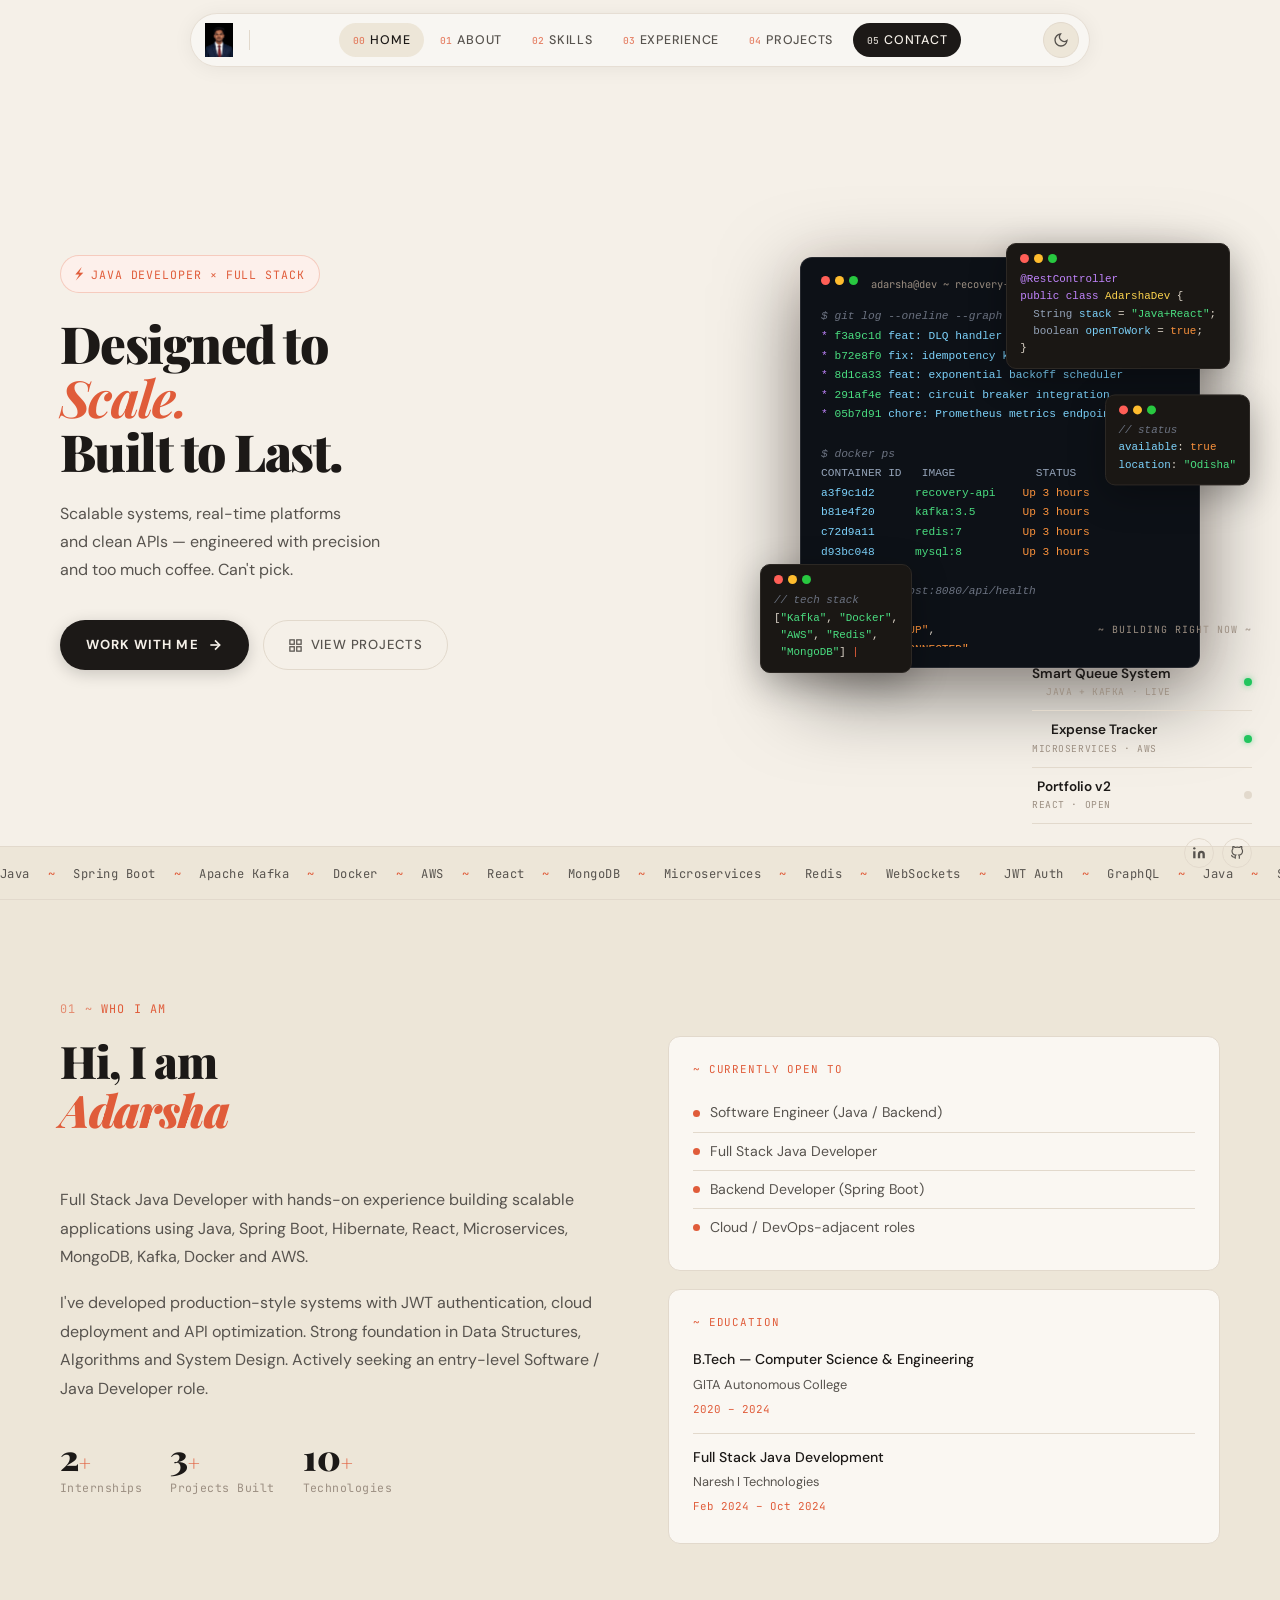
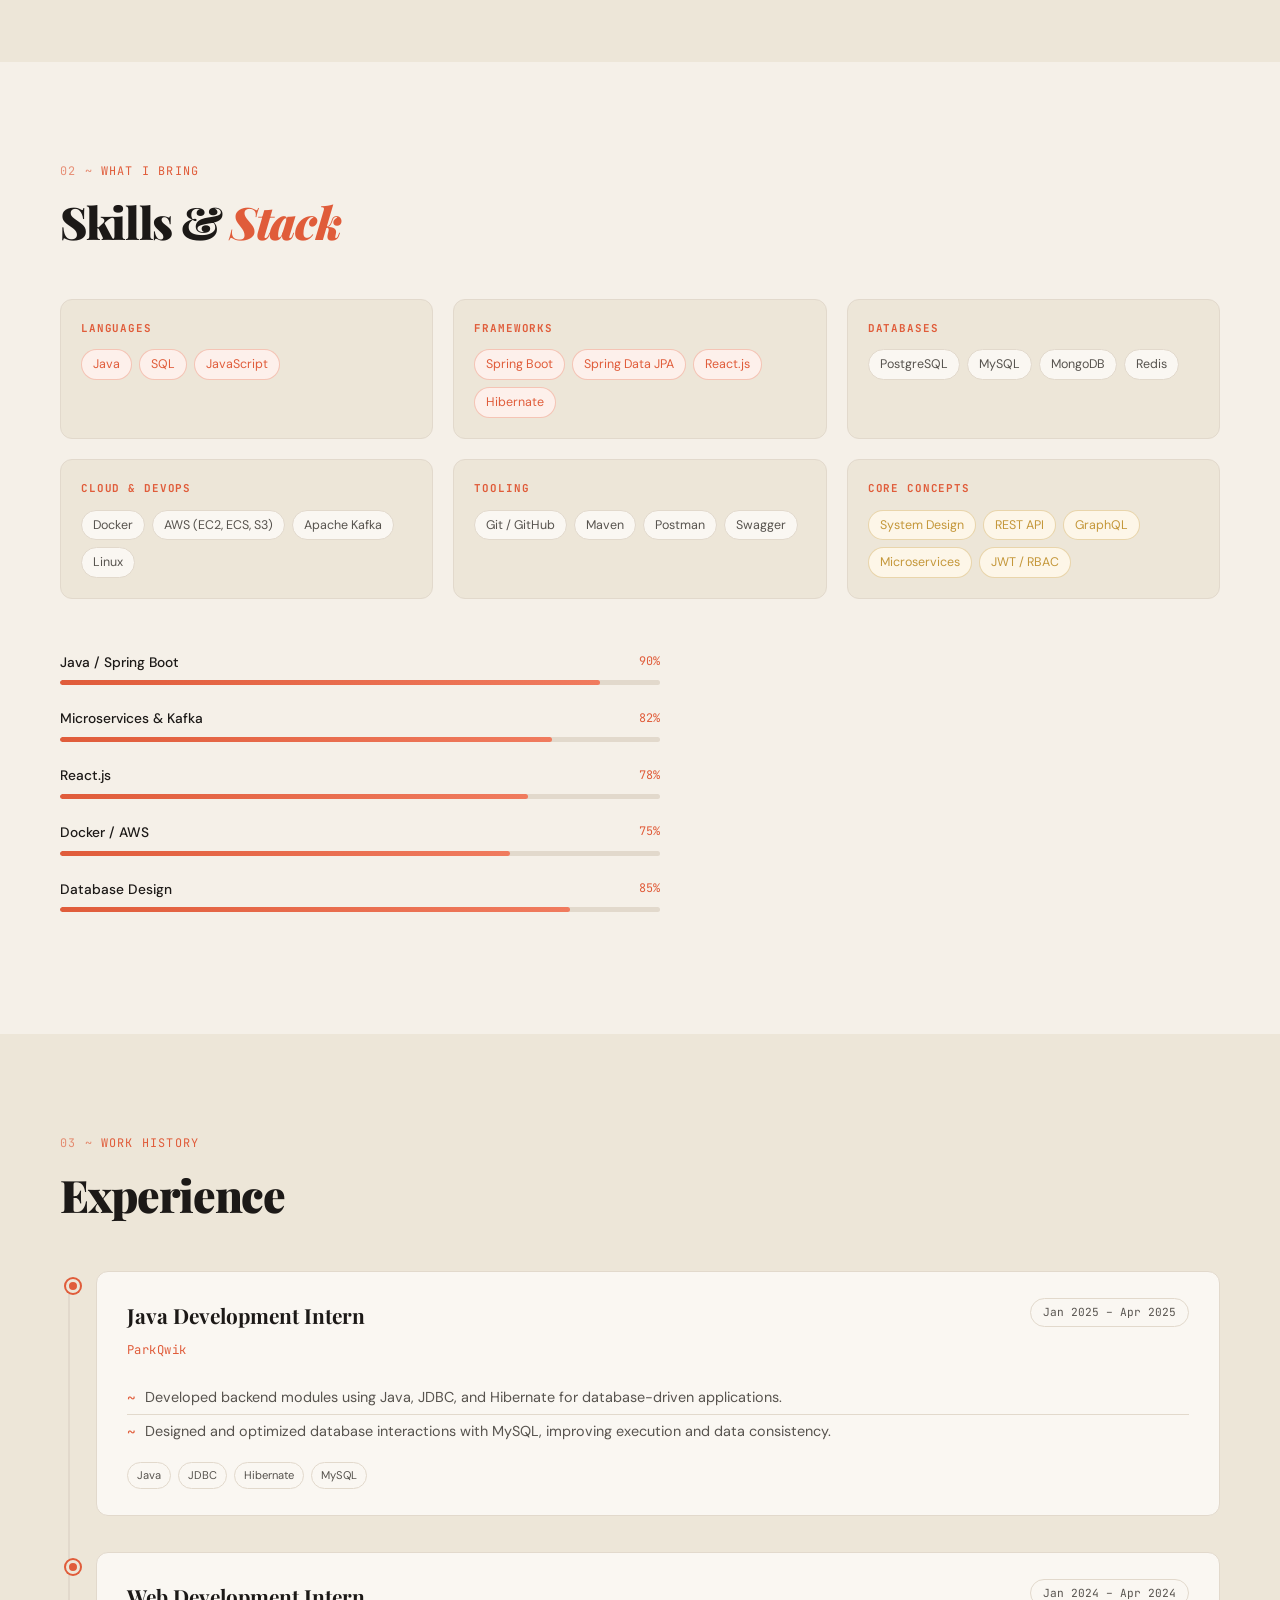
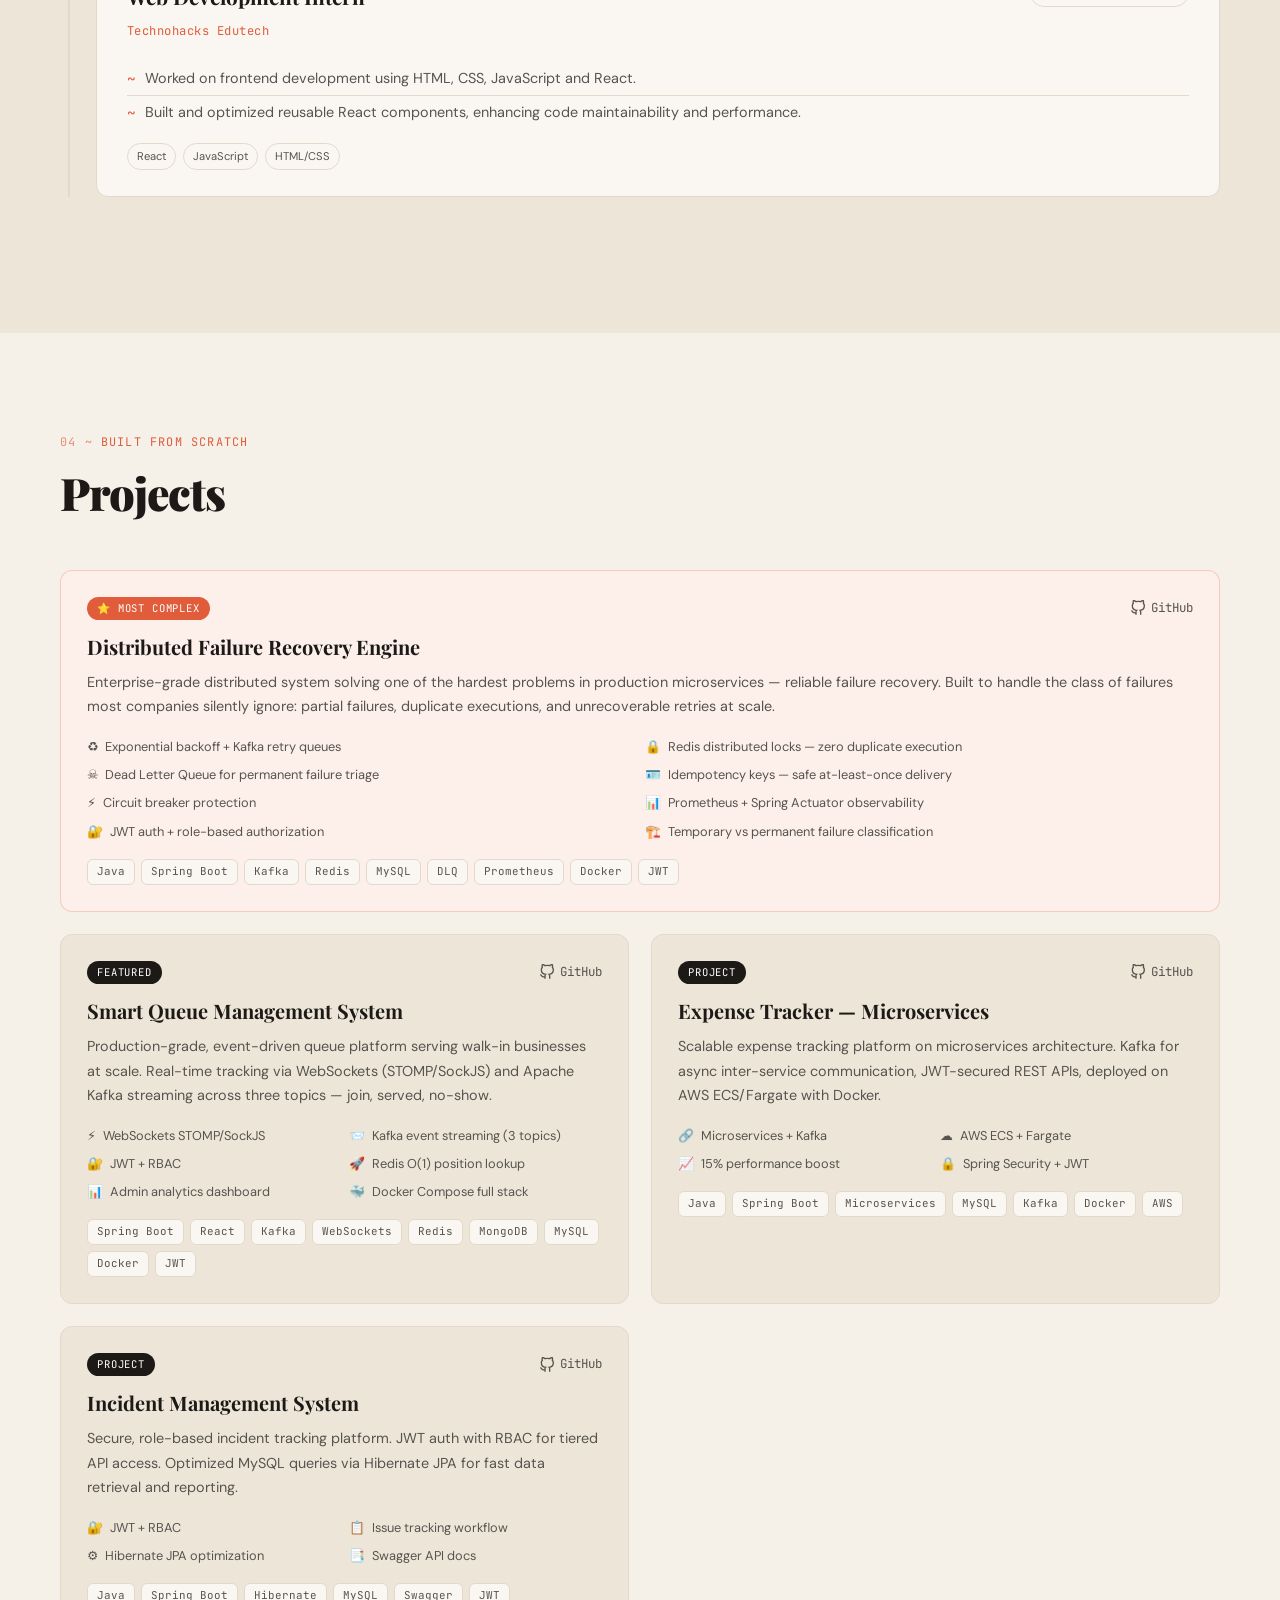
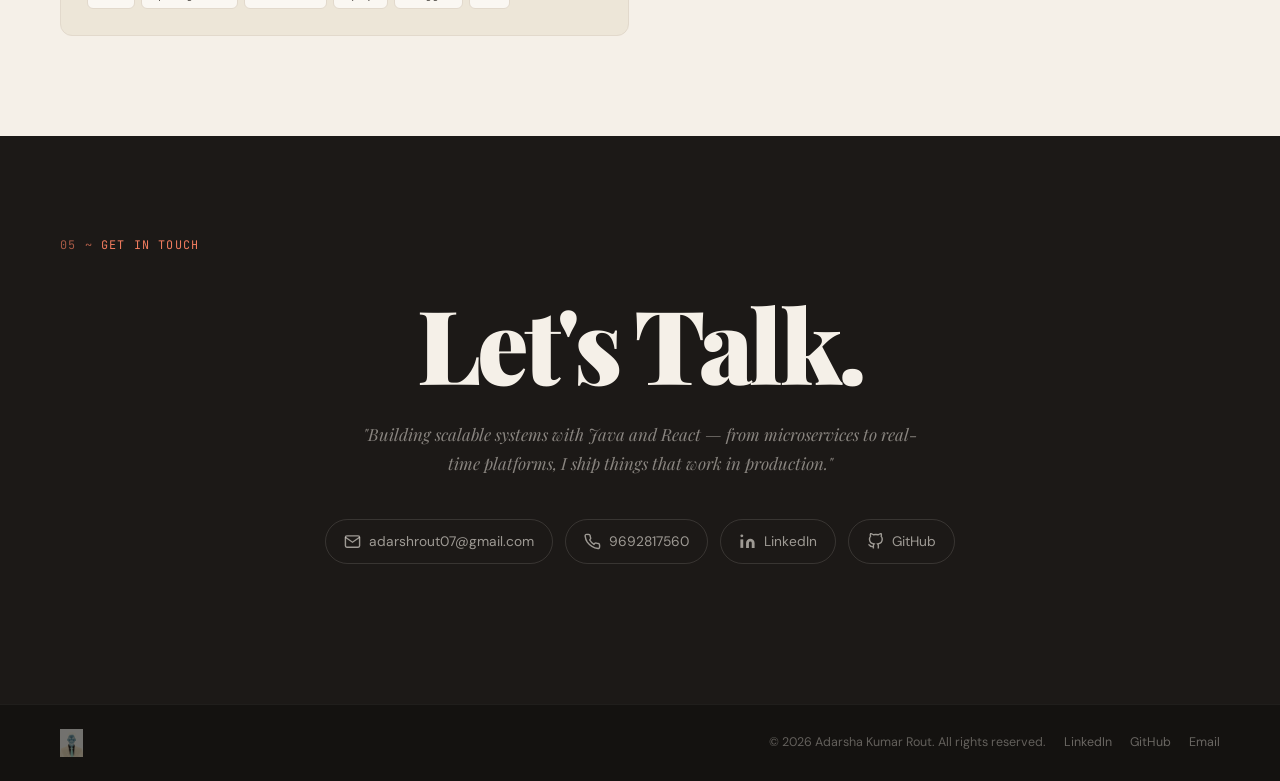
<file: index.html>
<!DOCTYPE html>
<html lang="en" data-theme="light">
<head>
  <meta charset="UTF-8" />
  <meta name="viewport" content="width=device-width, initial-scale=1.0" />
  <title>Adarsha Kumar Rout ~ Full Stack Java Developer</title>
  <link rel="preconnect" href="https://fonts.googleapis.com" />
  <link rel="preconnect" href="https://fonts.gstatic.com" crossorigin />
  <link href="https://fonts.googleapis.com/css2?family=Playfair+Display:ital,wght@0,400;0,700;0,900;1,400;1,700&family=DM+Sans:ital,opsz,wght@0,9..40,300;0,9..40,400;0,9..40,500;1,9..40,300&family=JetBrains+Mono:wght@400;500&display=swap" rel="stylesheet" />
  <link rel="stylesheet" href="styles.css" />
</head>
<body>

  <!-- ═══════════════ NAVBAR ═══════════════ -->
  <nav class="nav" id="navbar">
    <div class="nav-pill">
      <!-- Logo -->
      <a href="#" class="nav-logo">
        <img src="[data-uri]" alt="A" class="nav-logo-img" />
      </a>
      <!-- Links -->
      <div class="nav-links">
        <a href="#home"       class="nav-link active"><span class="nav-num">00</span>HOME</a>
        <a href="#about"      class="nav-link"><span class="nav-num">01</span>ABOUT</a>
        <a href="#skills"     class="nav-link"><span class="nav-num">02</span>SKILLS</a>
        <a href="#experience" class="nav-link"><span class="nav-num">03</span>EXPERIENCE</a>
        <a href="#projects"   class="nav-link"><span class="nav-num">04</span>PROJECTS</a>
        <a href="#contact"    class="nav-link nav-link--cta"><span class="nav-num">05</span>CONTACT</a>
      </div>
      <!-- Theme toggle -->
      <button class="theme-btn" id="themeToggle" aria-label="Toggle theme" title="Toggle dark mode">
        <svg class="icon-moon" width="16" height="16" viewBox="0 0 24 24" fill="none" stroke="currentColor" stroke-width="2"><path d="M21 12.79A9 9 0 1 1 11.21 3 7 7 0 0 0 21 12.79z"/></svg>
        <svg class="icon-sun" width="16" height="16" viewBox="0 0 24 24" fill="none" stroke="currentColor" stroke-width="2"><circle cx="12" cy="12" r="5"/><line x1="12" y1="1" x2="12" y2="3"/><line x1="12" y1="21" x2="12" y2="23"/><line x1="4.22" y1="4.22" x2="5.64" y2="5.64"/><line x1="18.36" y1="18.36" x2="19.78" y2="19.78"/><line x1="1" y1="12" x2="3" y2="12"/><line x1="21" y1="12" x2="23" y2="12"/><line x1="4.22" y1="19.78" x2="5.64" y2="18.36"/><line x1="18.36" y1="5.64" x2="19.78" y2="4.22"/></svg>
      </button>
      <!-- Mobile hamburger -->
      <button class="nav-hamburger" id="hamburger" aria-label="Toggle menu">
        <span></span><span></span><span></span>
      </button>
    </div>
    <!-- Mobile dropdown -->
    <div class="nav-mobile" id="navMobile">
      <a href="#home"       onclick="closeMenu()"><span class="nav-num">00</span>HOME</a>
      <a href="#about"      onclick="closeMenu()"><span class="nav-num">01</span>ABOUT</a>
      <a href="#skills"     onclick="closeMenu()"><span class="nav-num">02</span>SKILLS</a>
      <a href="#experience" onclick="closeMenu()"><span class="nav-num">03</span>EXPERIENCE</a>
      <a href="#projects"   onclick="closeMenu()"><span class="nav-num">04</span>PROJECTS</a>
      <a href="#contact"    onclick="closeMenu()"><span class="nav-num">05</span>CONTACT</a>
    </div>
  </nav>

  <!-- ═══════════════ HERO ═══════════════ -->
  <section class="hero" id="home">
    <div class="hero-inner">

      <!-- LEFT TEXT -->
      <div class="hero-left">
        <div class="hero-badge">
          <span class="hero-badge-icon">⚡</span>
          JAVA DEVELOPER × FULL STACK
        </div>
        <h1 class="hero-heading">
          Designed to<br />
          <em>Scale.</em><br />
          Built to Last.
        </h1>
        <p class="hero-sub">
          Scalable systems, real-time platforms<br />
          and clean APIs — engineered with precision<br />
          and too much coffee. Can't pick.
        </p>
        <div class="hero-actions">
          <a href="#contact" class="btn-primary">
            WORK WITH ME
            <svg width="16" height="16" viewBox="0 0 24 24" fill="none" stroke="currentColor" stroke-width="2.5"><line x1="5" y1="12" x2="19" y2="12"/><polyline points="12 5 19 12 12 19"/></svg>
          </a>
          <a href="#projects" class="btn-secondary">
            <svg width="15" height="15" viewBox="0 0 24 24" fill="none" stroke="currentColor" stroke-width="2"><rect x="3" y="3" width="7" height="7"/><rect x="14" y="3" width="7" height="7"/><rect x="14" y="14" width="7" height="7"/><rect x="3" y="14" width="7" height="7"/></svg>
            VIEW PROJECTS
          </a>
        </div>
      </div>

      <!-- HERO RIGHT — Animated terminal -->
      <div class="hero-center">
        <div class="hero-terminal-wrap">

          <!-- Main terminal window -->
          <div class="hero-terminal">
            <div class="cb-dots" style="margin-bottom:14px;">
              <span class="cb-dot r"></span><span class="cb-dot y"></span><span class="cb-dot g"></span>
              <span style="margin-left:8px;font-family:var(--f-mono);font-size:0.65rem;color:var(--ink-muted);">adarsha@dev ~ recovery-engine</span>
            </div>
            <pre class="cb-pre ht-lines">
<span class="cm">$ git log --oneline --graph</span>
<span class="kw">*</span> <span class="str">f3a9c1d</span> <span class="var">feat: DLQ handler with Redis lock</span>
<span class="kw">*</span> <span class="str">b72e8f0</span> <span class="var">fix: idempotency key collision</span>
<span class="kw">*</span> <span class="str">8d1ca33</span> <span class="var">feat: exponential backoff scheduler</span>
<span class="kw">*</span> <span class="str">291af4e</span> <span class="var">feat: circuit breaker integration</span>
<span class="kw">*</span> <span class="str">05b7d91</span> <span class="var">chore: Prometheus metrics endpoint</span>

<span class="cm">$ docker ps</span>
<span class="prop">CONTAINER ID   IMAGE            STATUS</span>
<span class="var">a3f9c1d2</span>      <span class="str">recovery-api</span>    <span class="bool">Up 3 hours</span>
<span class="var">b81e4f20</span>      <span class="str">kafka:3.5</span>       <span class="bool">Up 3 hours</span>
<span class="var">c72d9a11</span>      <span class="str">redis:7</span>         <span class="bool">Up 3 hours</span>
<span class="var">d93bc048</span>      <span class="str">mysql:8</span>         <span class="bool">Up 3 hours</span>

<span class="cm">$ curl localhost:8080/api/health</span>
<span class="kw">{</span>
  <span class="str">"status"</span>: <span class="bool">"UP"</span>,
  <span class="str">"kafka"</span>: <span class="bool">"CONNECTED"</span>,
  <span class="str">"redis"</span>: <span class="bool">"CONNECTED"</span>,
  <span class="str">"retryQueue"</span>: <span class="var">14</span>
<span class="kw">}</span>
<span class="cursor ht-cursor">█</span></pre>
          </div>

          <!-- Floating code blocks (kept exactly as before) -->
          <div class="code-block code-block--top">
            <div class="cb-dots"><span class="cb-dot r"></span><span class="cb-dot y"></span><span class="cb-dot g"></span></div>
            <pre class="cb-pre"><span class="kw">@RestController</span>
<span class="kw">public class</span> <span class="cls">AdarshaDev</span> {
  <span class="prop">String</span> <span class="var">stack</span> = <span class="str">"Java+React"</span>;
  <span class="prop">boolean</span> <span class="var">openToWork</span> = <span class="bool">true</span>;
}</pre>
          </div>
          <div class="code-block code-block--bottom">
            <div class="cb-dots"><span class="cb-dot r"></span><span class="cb-dot y"></span><span class="cb-dot g"></span></div>
            <pre class="cb-pre"><span class="cm">// tech stack</span>
[<span class="str">"Kafka"</span>, <span class="str">"Docker"</span>,
 <span class="str">"AWS"</span>, <span class="str">"Redis"</span>,
 <span class="str">"MongoDB"</span>] <span class="cursor">|</span></pre>
          </div>
          <div class="code-block code-block--right">
            <div class="cb-dots"><span class="cb-dot r"></span><span class="cb-dot y"></span><span class="cb-dot g"></span></div>
            <pre class="cb-pre"><span class="cm">// status</span>
<span class="var">available</span>: <span class="bool">true</span>
<span class="var">location</span>: <span class="str">"Odisha"</span></pre>
          </div>
        </div>
      </div>
    </div><!-- end hero-inner -->


    <!-- Ticker -->
    <div class="hero-ticker">
      <div class="ticker-track">
        <span>Java</span><span class="t-sep">~</span><span>Spring Boot</span><span class="t-sep">~</span><span>Apache Kafka</span><span class="t-sep">~</span><span>Docker</span><span class="t-sep">~</span><span>AWS</span><span class="t-sep">~</span><span>React</span><span class="t-sep">~</span><span>MongoDB</span><span class="t-sep">~</span><span>Microservices</span><span class="t-sep">~</span><span>Redis</span><span class="t-sep">~</span><span>WebSockets</span><span class="t-sep">~</span><span>JWT Auth</span><span class="t-sep">~</span><span>GraphQL</span><span class="t-sep">~</span>
        <span>Java</span><span class="t-sep">~</span><span>Spring Boot</span><span class="t-sep">~</span><span>Apache Kafka</span><span class="t-sep">~</span><span>Docker</span><span class="t-sep">~</span><span>AWS</span><span class="t-sep">~</span><span>React</span><span class="t-sep">~</span><span>MongoDB</span><span class="t-sep">~</span><span>Microservices</span><span class="t-sep">~</span><span>Redis</span><span class="t-sep">~</span><span>WebSockets</span><span class="t-sep">~</span><span>JWT Auth</span><span class="t-sep">~</span><span>GraphQL</span><span class="t-sep">~</span>
      </div>
    </div>
  </section>

  <!-- ═══════════════ ABOUT ═══════════════ -->
  <section class="section about" id="about">
    <div class="section-inner">
      <div class="section-label"><span class="sec-num">01 ~</span> Who I Am</div>
      <div class="about-grid">
        <div class="about-left">
          <h2 class="section-heading">Hi, I am<br /><em>Adarsha</em></h2>
          <p class="about-text">Full Stack Java Developer with hands-on experience building scalable applications using Java, Spring Boot, Hibernate, React, Microservices, MongoDB, Kafka, Docker and AWS.</p>
          <p class="about-text">I've developed production-style systems with JWT authentication, cloud deployment and API optimization. Strong foundation in Data Structures, Algorithms and System Design. Actively seeking an entry-level Software / Java Developer role.</p>
          <div class="about-stats">
            <div class="stat"><span class="stat-n">2<span class="sp">+</span></span><span class="stat-l">Internships</span></div>
            <div class="stat"><span class="stat-n">3<span class="sp">+</span></span><span class="stat-l">Projects Built</span></div>
            <div class="stat"><span class="stat-n">10<span class="sp">+</span></span><span class="stat-l">Technologies</span></div>
          </div>
        </div>
        <div class="about-right">
          <div class="about-card">
            <div class="card-label">~ Currently Open To</div>
            <div class="role-list">
              <div class="role-item"><span class="rdot"></span><span>Software Engineer (Java / Backend)</span></div>
              <div class="role-item"><span class="rdot"></span><span>Full Stack Java Developer</span></div>
              <div class="role-item"><span class="rdot"></span><span>Backend Developer (Spring Boot)</span></div>
              <div class="role-item"><span class="rdot"></span><span>Cloud / DevOps-adjacent roles</span></div>
            </div>
          </div>
          <div class="about-card">
            <div class="card-label">~ Education</div>
            <div class="edu-item"><span class="edu-deg">B.Tech — Computer Science &amp; Engineering</span><span class="edu-sch">GITA Autonomous College</span><span class="edu-yr">2020 – 2024</span></div>
            <div class="edu-div"></div>
            <div class="edu-item"><span class="edu-deg">Full Stack Java Development</span><span class="edu-sch">Naresh I Technologies</span><span class="edu-yr">Feb 2024 – Oct 2024</span></div>
          </div>
        </div>
      </div>
    </div>
  </section>

  <!-- ═══════════════ SKILLS ═══════════════ -->
  <section class="section skills-sec" id="skills">
    <div class="section-inner">
      <div class="section-label"><span class="sec-num">02 ~</span> What I Bring</div>
      <h2 class="section-heading">Skills &amp; <em>Stack</em></h2>
      <div class="skills-grid">
        <div class="skill-cat"><h3 class="scat-title">Languages</h3><div class="stags"><span class="stag stag--p">Java</span><span class="stag stag--p">SQL</span><span class="stag stag--p">JavaScript</span></div></div>
        <div class="skill-cat"><h3 class="scat-title">Frameworks</h3><div class="stags"><span class="stag stag--p">Spring Boot</span><span class="stag stag--p">Spring Data JPA</span><span class="stag stag--p">React.js</span><span class="stag stag--p">Hibernate</span></div></div>
        <div class="skill-cat"><h3 class="scat-title">Databases</h3><div class="stags"><span class="stag">PostgreSQL</span><span class="stag">MySQL</span><span class="stag">MongoDB</span><span class="stag">Redis</span></div></div>
        <div class="skill-cat"><h3 class="scat-title">Cloud &amp; DevOps</h3><div class="stags"><span class="stag">Docker</span><span class="stag">AWS (EC2, ECS, S3)</span><span class="stag">Apache Kafka</span><span class="stag">Linux</span></div></div>
        <div class="skill-cat"><h3 class="scat-title">Tooling</h3><div class="stags"><span class="stag">Git / GitHub</span><span class="stag">Maven</span><span class="stag">Postman</span><span class="stag">Swagger</span></div></div>
        <div class="skill-cat"><h3 class="scat-title">Core Concepts</h3><div class="stags"><span class="stag stag--g">System Design</span><span class="stag stag--g">REST API</span><span class="stag stag--g">GraphQL</span><span class="stag stag--g">Microservices</span><span class="stag stag--g">JWT / RBAC</span></div></div>
      </div>
      <div class="bars">
        <div class="bar-row reveal"><div class="bar-hd"><span class="bar-lb">Java / Spring Boot</span><span class="bar-pc">90%</span></div><div class="bar-track"><div class="bar-fill" data-pct="90"></div></div></div>
        <div class="bar-row reveal"><div class="bar-hd"><span class="bar-lb">Microservices &amp; Kafka</span><span class="bar-pc">82%</span></div><div class="bar-track"><div class="bar-fill" data-pct="82"></div></div></div>
        <div class="bar-row reveal"><div class="bar-hd"><span class="bar-lb">React.js</span><span class="bar-pc">78%</span></div><div class="bar-track"><div class="bar-fill" data-pct="78"></div></div></div>
        <div class="bar-row reveal"><div class="bar-hd"><span class="bar-lb">Docker / AWS</span><span class="bar-pc">75%</span></div><div class="bar-track"><div class="bar-fill" data-pct="75"></div></div></div>
        <div class="bar-row reveal"><div class="bar-hd"><span class="bar-lb">Database Design</span><span class="bar-pc">85%</span></div><div class="bar-track"><div class="bar-fill" data-pct="85"></div></div></div>
      </div>
    </div>
  </section>

  <!-- ═══════════════ EXPERIENCE ═══════════════ -->
  <section class="section exp-sec" id="experience">
    <div class="section-inner">
      <div class="section-label"><span class="sec-num">03 ~</span> Work History</div>
      <h2 class="section-heading">Experience</h2>
      <div class="timeline">
        <div class="tl-item reveal">
          <div class="tl-dot"></div>
          <div class="tl-card">
            <div class="tl-hd">
              <div><h3 class="tl-role">Java Development Intern</h3><span class="tl-co">ParkQwik</span></div>
              <span class="tl-date">Jan 2025 – Apr 2025</span>
            </div>
            <ul class="tl-bullets">
              <li>Developed backend modules using Java, JDBC, and Hibernate for database-driven applications.</li>
              <li>Designed and optimized database interactions with MySQL, improving execution and data consistency.</li>
            </ul>
            <div class="tl-tags"><span class="stag stag--sm">Java</span><span class="stag stag--sm">JDBC</span><span class="stag stag--sm">Hibernate</span><span class="stag stag--sm">MySQL</span></div>
          </div>
        </div>
        <div class="tl-item reveal">
          <div class="tl-dot"></div>
          <div class="tl-card">
            <div class="tl-hd">
              <div><h3 class="tl-role">Web Development Intern</h3><span class="tl-co">Technohacks Edutech</span></div>
              <span class="tl-date">Jan 2024 – Apr 2024</span>
            </div>
            <ul class="tl-bullets">
              <li>Worked on frontend development using HTML, CSS, JavaScript and React.</li>
              <li>Built and optimized reusable React components, enhancing code maintainability and performance.</li>
            </ul>
            <div class="tl-tags"><span class="stag stag--sm">React</span><span class="stag stag--sm">JavaScript</span><span class="stag stag--sm">HTML/CSS</span></div>
          </div>
        </div>
      </div>
    </div>
  </section>

  <!-- ═══════════════ PROJECTS ═══════════════ -->
  <section class="section proj-sec" id="projects">
    <div class="section-inner">
      <div class="section-label"><span class="sec-num">04 ~</span> Built From Scratch</div>
      <h2 class="section-heading">Projects</h2>
      <div class="proj-grid">

        <div class="proj-card proj-card--feat reveal">
          <div class="proj-hd"><span class="proj-badge">⭐ Most Complex</span><a href="https://github.com/adarshkumarrout" target="_blank" class="proj-gh"><svg width="16" height="16" viewBox="0 0 24 24" fill="none" stroke="currentColor" stroke-width="2"><path d="M9 19c-5 1.5-5-2.5-7-3m14 6v-3.87a3.37 3.37 0 0 0-.94-2.61c3.14-.35 6.44-1.54 6.44-7A5.44 5.44 0 0 0 20 4.77 5.07 5.07 0 0 0 19.91 1S18.73.65 16 2.48a13.38 13.38 0 0 0-7 0C6.27.65 5.09 1 5.09 1A5.07 5.07 0 0 0 5 4.77a5.44 5.44 0 0 0-1.5 3.78c0 5.42 3.3 6.61 6.44 7A3.37 3.37 0 0 0 9 18.13V22"/></svg> GitHub</a></div>
          <h3 class="proj-title">Distributed Failure Recovery Engine</h3>
          <p class="proj-desc">Enterprise-grade distributed system solving one of the hardest problems in production microservices — reliable failure recovery. Built to handle the class of failures most companies silently ignore: partial failures, duplicate executions, and unrecoverable retries at scale.</p>
          <div class="proj-hi">
            <div class="hi"><span>♻️</span><span>Exponential backoff + Kafka retry queues</span></div>
            <div class="hi"><span>🔒</span><span>Redis distributed locks — zero duplicate execution</span></div>
            <div class="hi"><span>☠️</span><span>Dead Letter Queue for permanent failure triage</span></div>
            <div class="hi"><span>🪪</span><span>Idempotency keys — safe at-least-once delivery</span></div>
            <div class="hi"><span>⚡</span><span>Circuit breaker protection</span></div>
            <div class="hi"><span>📊</span><span>Prometheus + Spring Actuator observability</span></div>
            <div class="hi"><span>🔐</span><span>JWT auth + role-based authorization</span></div>
            <div class="hi"><span>🏗️</span><span>Temporary vs permanent failure classification</span></div>
          </div>
          <div class="proj-tech"><span class="tech">Java</span><span class="tech">Spring Boot</span><span class="tech">Kafka</span><span class="tech">Redis</span><span class="tech">MySQL</span><span class="tech">DLQ</span><span class="tech">Prometheus</span><span class="tech">Docker</span><span class="tech">JWT</span></div>
        </div>

        <div class="proj-card reveal">
          <div class="proj-hd"><span class="proj-badge proj-badge--sec">Featured</span><a href="https://github.com/adarshkumarrout" target="_blank" class="proj-gh"><svg width="16" height="16" viewBox="0 0 24 24" fill="none" stroke="currentColor" stroke-width="2"><path d="M9 19c-5 1.5-5-2.5-7-3m14 6v-3.87a3.37 3.37 0 0 0-.94-2.61c3.14-.35 6.44-1.54 6.44-7A5.44 5.44 0 0 0 20 4.77 5.07 5.07 0 0 0 19.91 1S18.73.65 16 2.48a13.38 13.38 0 0 0-7 0C6.27.65 5.09 1 5.09 1A5.07 5.07 0 0 0 5 4.77a5.44 5.44 0 0 0-1.5 3.78c0 5.42 3.3 6.61 6.44 7A3.37 3.37 0 0 0 9 18.13V22"/></svg> GitHub</a></div>
          <h3 class="proj-title">Smart Queue Management System</h3>
          <p class="proj-desc">Production-grade, event-driven queue platform serving walk-in businesses at scale. Real-time tracking via WebSockets (STOMP/SockJS) and Apache Kafka streaming across three topics — join, served, no-show.</p>
          <div class="proj-hi"><div class="hi"><span>⚡</span><span>WebSockets STOMP/SockJS</span></div><div class="hi"><span>📨</span><span>Kafka event streaming (3 topics)</span></div><div class="hi"><span>🔐</span><span>JWT + RBAC</span></div><div class="hi"><span>🚀</span><span>Redis O(1) position lookup</span></div><div class="hi"><span>📊</span><span>Admin analytics dashboard</span></div><div class="hi"><span>🐳</span><span>Docker Compose full stack</span></div></div>
          <div class="proj-tech"><span class="tech">Spring Boot</span><span class="tech">React</span><span class="tech">Kafka</span><span class="tech">WebSockets</span><span class="tech">Redis</span><span class="tech">MongoDB</span><span class="tech">MySQL</span><span class="tech">Docker</span><span class="tech">JWT</span></div>
        </div>

        <div class="proj-card reveal">
          <div class="proj-hd"><span class="proj-badge proj-badge--sec">Project</span><a href="https://github.com/adarshkumarrout" target="_blank" class="proj-gh"><svg width="16" height="16" viewBox="0 0 24 24" fill="none" stroke="currentColor" stroke-width="2"><path d="M9 19c-5 1.5-5-2.5-7-3m14 6v-3.87a3.37 3.37 0 0 0-.94-2.61c3.14-.35 6.44-1.54 6.44-7A5.44 5.44 0 0 0 20 4.77 5.07 5.07 0 0 0 19.91 1S18.73.65 16 2.48a13.38 13.38 0 0 0-7 0C6.27.65 5.09 1 5.09 1A5.07 5.07 0 0 0 5 4.77a5.44 5.44 0 0 0-1.5 3.78c0 5.42 3.3 6.61 6.44 7A3.37 3.37 0 0 0 9 18.13V22"/></svg> GitHub</a></div>
          <h3 class="proj-title">Expense Tracker — Microservices</h3>
          <p class="proj-desc">Scalable expense tracking platform on microservices architecture. Kafka for async inter-service communication, JWT-secured REST APIs, deployed on AWS ECS/Fargate with Docker.</p>
          <div class="proj-hi"><div class="hi"><span>🔗</span><span>Microservices + Kafka</span></div><div class="hi"><span>☁️</span><span>AWS ECS + Fargate</span></div><div class="hi"><span>📈</span><span>15% performance boost</span></div><div class="hi"><span>🔒</span><span>Spring Security + JWT</span></div></div>
          <div class="proj-tech"><span class="tech">Java</span><span class="tech">Spring Boot</span><span class="tech">Microservices</span><span class="tech">MySQL</span><span class="tech">Kafka</span><span class="tech">Docker</span><span class="tech">AWS</span></div>
        </div>

        <div class="proj-card reveal">
          <div class="proj-hd"><span class="proj-badge proj-badge--sec">Project</span><a href="https://github.com/adarshkumarrout" target="_blank" class="proj-gh"><svg width="16" height="16" viewBox="0 0 24 24" fill="none" stroke="currentColor" stroke-width="2"><path d="M9 19c-5 1.5-5-2.5-7-3m14 6v-3.87a3.37 3.37 0 0 0-.94-2.61c3.14-.35 6.44-1.54 6.44-7A5.44 5.44 0 0 0 20 4.77 5.07 5.07 0 0 0 19.91 1S18.73.65 16 2.48a13.38 13.38 0 0 0-7 0C6.27.65 5.09 1 5.09 1A5.07 5.07 0 0 0 5 4.77a5.44 5.44 0 0 0-1.5 3.78c0 5.42 3.3 6.61 6.44 7A3.37 3.37 0 0 0 9 18.13V22"/></svg> GitHub</a></div>
          <h3 class="proj-title">Incident Management System</h3>
          <p class="proj-desc">Secure, role-based incident tracking platform. JWT auth with RBAC for tiered API access. Optimized MySQL queries via Hibernate JPA for fast data retrieval and reporting.</p>
          <div class="proj-hi"><div class="hi"><span>🔐</span><span>JWT + RBAC</span></div><div class="hi"><span>📋</span><span>Issue tracking workflow</span></div><div class="hi"><span>⚙️</span><span>Hibernate JPA optimization</span></div><div class="hi"><span>📑</span><span>Swagger API docs</span></div></div>
          <div class="proj-tech"><span class="tech">Java</span><span class="tech">Spring Boot</span><span class="tech">Hibernate</span><span class="tech">MySQL</span><span class="tech">Swagger</span><span class="tech">JWT</span></div>
        </div>

      </div>
    </div>
  </section>

  <!-- ═══════════════ CONTACT ═══════════════ -->
  <section class="section contact-sec" id="contact">
    <div class="section-inner">
      <div class="section-label"><span class="sec-num">05 ~</span> Get In Touch</div>
      <div class="contact-wrap">
        <h2 class="contact-h"><a href="mailto:adarshrout07@gmail.com" class="contact-link">Let's Talk.</a></h2>
        <p class="contact-sub">"Building scalable systems with Java and React — from microservices to real-time platforms, I ship things that work in production."</p>
        <div class="contact-details">
          <a href="mailto:adarshrout07@gmail.com" class="cd"><svg width="17" height="17" viewBox="0 0 24 24" fill="none" stroke="currentColor" stroke-width="2"><path d="M4 4h16c1.1 0 2 .9 2 2v12c0 1.1-.9 2-2 2H4c-1.1 0-2-.9-2-2V6c0-1.1.9-2 2-2z"/><polyline points="22,6 12,13 2,6"/></svg>adarshrout07@gmail.com</a>
          <a href="tel:9692817560" class="cd"><svg width="17" height="17" viewBox="0 0 24 24" fill="none" stroke="currentColor" stroke-width="2"><path d="M22 16.92v3a2 2 0 0 1-2.18 2 19.79 19.79 0 0 1-8.63-3.07A19.5 19.5 0 0 1 4.69 13a19.79 19.79 0 0 1-3.07-8.67A2 2 0 0 1 3.6 2h3a2 2 0 0 1 2 1.72 12.84 12.84 0 0 0 .7 2.81 2 2 0 0 1-.45 2.11L8.09 9.91a16 16 0 0 0 6 6l1.27-1.27a2 2 0 0 1 2.11-.45 12.84 12.84 0 0 0 2.81.7A2 2 0 0 1 22 16.92z"/></svg>9692817560</a>
          <a href="https://www.linkedin.com/in/adarsharout/" target="_blank" class="cd"><svg width="17" height="17" viewBox="0 0 24 24" fill="currentColor"><path d="M16 8a6 6 0 0 1 6 6v7h-4v-7a2 2 0 0 0-4 0v7h-4v-7a6 6 0 0 1 6-6z"/><rect x="2" y="9" width="4" height="12"/><circle cx="4" cy="4" r="2"/></svg>LinkedIn</a>
          <a href="https://github.com/adarshkumarrout" target="_blank" class="cd"><svg width="17" height="17" viewBox="0 0 24 24" fill="none" stroke="currentColor" stroke-width="2"><path d="M9 19c-5 1.5-5-2.5-7-3m14 6v-3.87a3.37 3.37 0 0 0-.94-2.61c3.14-.35 6.44-1.54 6.44-7A5.44 5.44 0 0 0 20 4.77 5.07 5.07 0 0 0 19.91 1S18.73.65 16 2.48a13.38 13.38 0 0 0-7 0C6.27.65 5.09 1 5.09 1A5.07 5.07 0 0 0 5 4.77a5.44 5.44 0 0 0-1.5 3.78c0 5.42 3.3 6.61 6.44 7A3.37 3.37 0 0 0 9 18.13V22"/></svg>GitHub</a>
        </div>
      </div>
    </div>
  </section>

  <!-- ═══════════════ FOOTER ═══════════════ -->
  <footer class="footer">
    <div class="footer-inner">
      <img src="[data-uri]" alt="A" class="footer-logo" />
      <p class="footer-copy">© 2026 Adarsha Kumar Rout. All rights reserved.</p>
      <div class="footer-links">
        <a href="https://www.linkedin.com/in/adarsharout/" target="_blank">LinkedIn</a>
        <a href="https://github.com/adarshkumarrout" target="_blank">GitHub</a>
        <a href="mailto:adarshrout07@gmail.com">Email</a>
      </div>
    </div>
  </footer>


  <!-- ═══════════════ BUILDING RIGHT NOW (fixed bottom-right) ═══════════════ -->
  <div class="building-now" id="buildingNow">
    <div class="bn-inner">
    <p class="bn-label">~ BUILDING RIGHT NOW ~</p>
    <div class="bn-item">
      <div class="bn-item-text">
        <span class="bn-title">Smart Queue System</span>
        <span class="bn-sub">JAVA + KAFKA · LIVE</span>
      </div>
      <span class="bn-dot active"></span>
    </div>
    <div class="bn-item">
      <div class="bn-item-text">
        <span class="bn-title">Expense Tracker</span>
        <span class="bn-sub">MICROSERVICES · AWS</span>
      </div>
      <span class="bn-dot active"></span>
    </div>
    <div class="bn-item">
      <div class="bn-item-text">
        <span class="bn-title">Portfolio v2</span>
        <span class="bn-sub">REACT · OPEN</span>
      </div>
      <span class="bn-dot"></span>
    </div>
    <div class="bn-socials">
      <a href="https://www.linkedin.com/in/adarsharout/" target="_blank" rel="noopener" class="bn-social">
        <svg width="14" height="14" viewBox="0 0 24 24" fill="currentColor"><path d="M16 8a6 6 0 0 1 6 6v7h-4v-7a2 2 0 0 0-4 0v7h-4v-7a6 6 0 0 1 6-6z"/><rect x="2" y="9" width="4" height="12"/><circle cx="4" cy="4" r="2"/></svg>
      </a>
      <a href="https://github.com/adarshkumarrout" target="_blank" rel="noopener" class="bn-social">
        <svg width="14" height="14" viewBox="0 0 24 24" fill="none" stroke="currentColor" stroke-width="2"><path d="M9 19c-5 1.5-5-2.5-7-3m14 6v-3.87a3.37 3.37 0 0 0-.94-2.61c3.14-.35 6.44-1.54 6.44-7A5.44 5.44 0 0 0 20 4.77 5.07 5.07 0 0 0 19.91 1S18.73.65 16 2.48a13.38 13.38 0 0 0-7 0C6.27.65 5.09 1 5.09 1A5.07 5.07 0 0 0 5 4.77a5.44 5.44 0 0 0-1.5 3.78c0 5.42 3.3 6.61 6.44 7A3.37 3.37 0 0 0 9 18.13V22"/></svg>
      </a>
    </div>
    </div><!-- end bn-inner -->
  </div>

  <script src="main.js"></script>
</body>
</html>
</file>
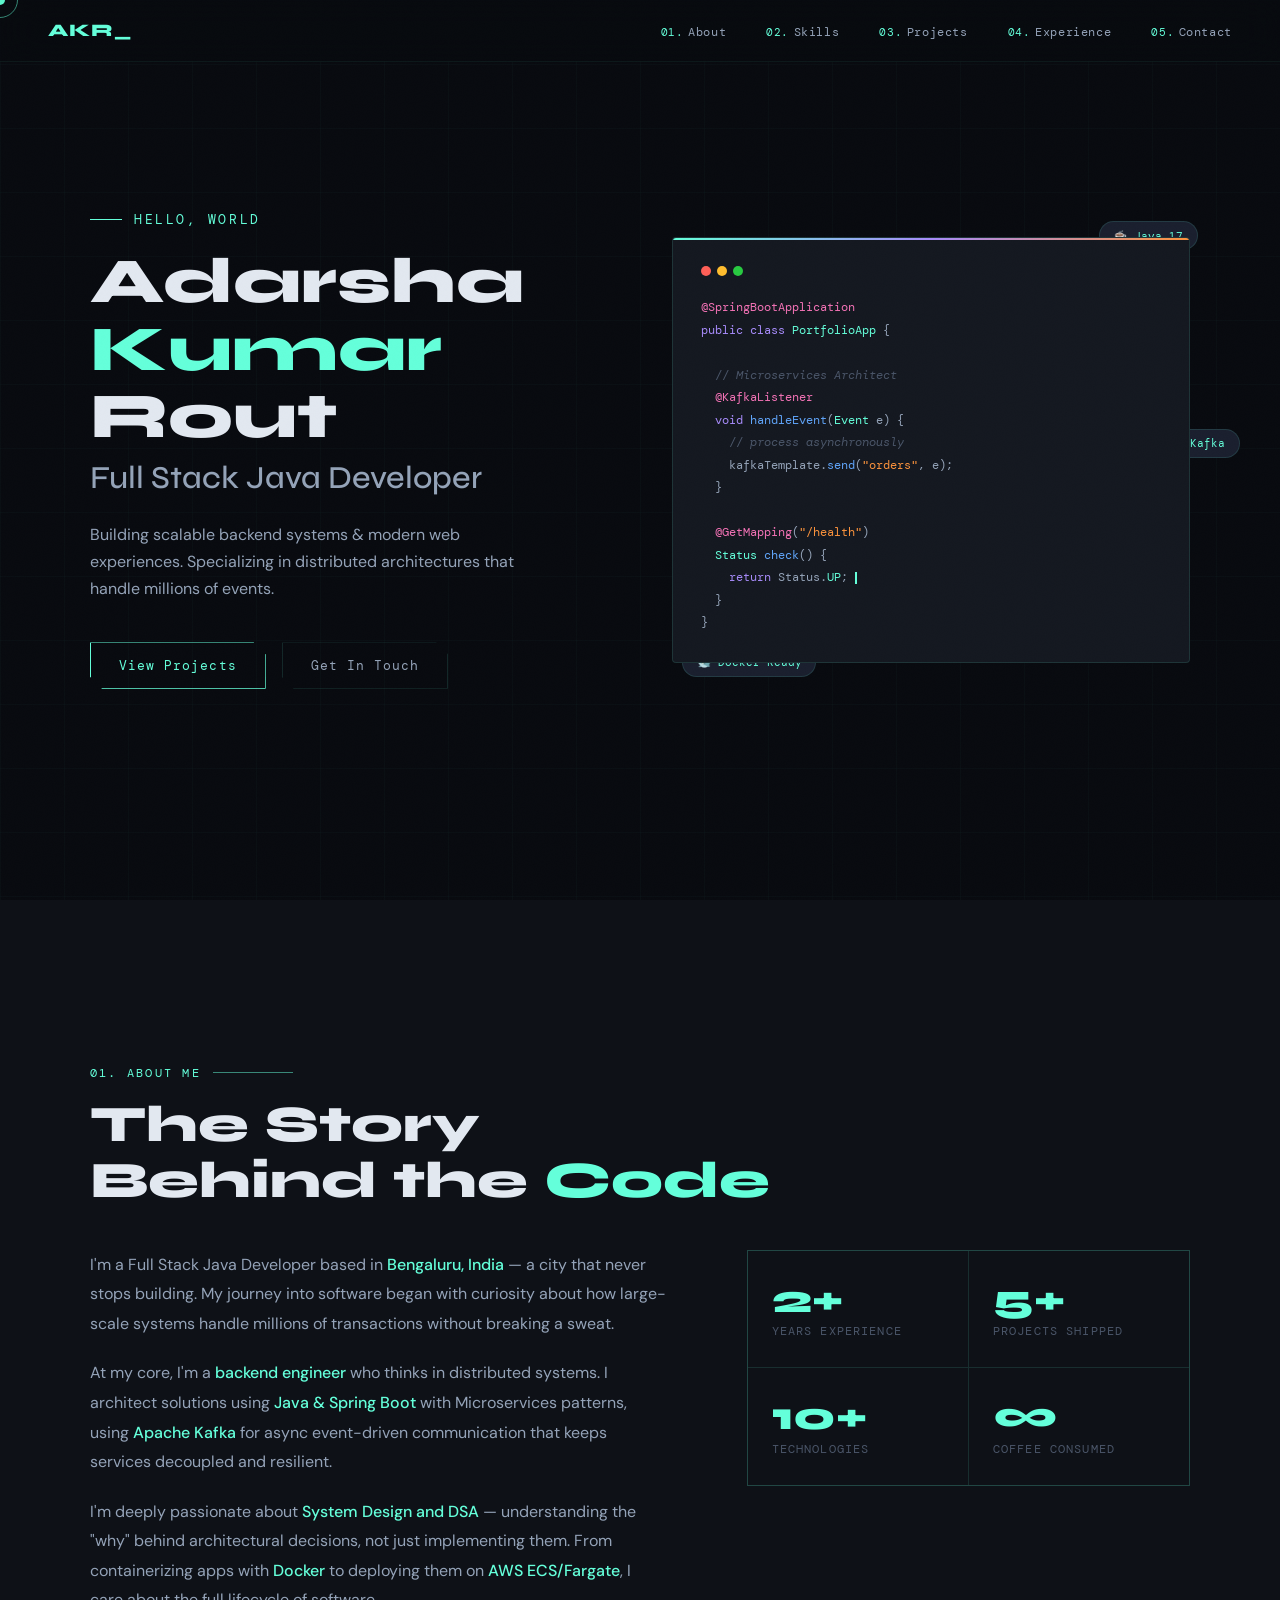
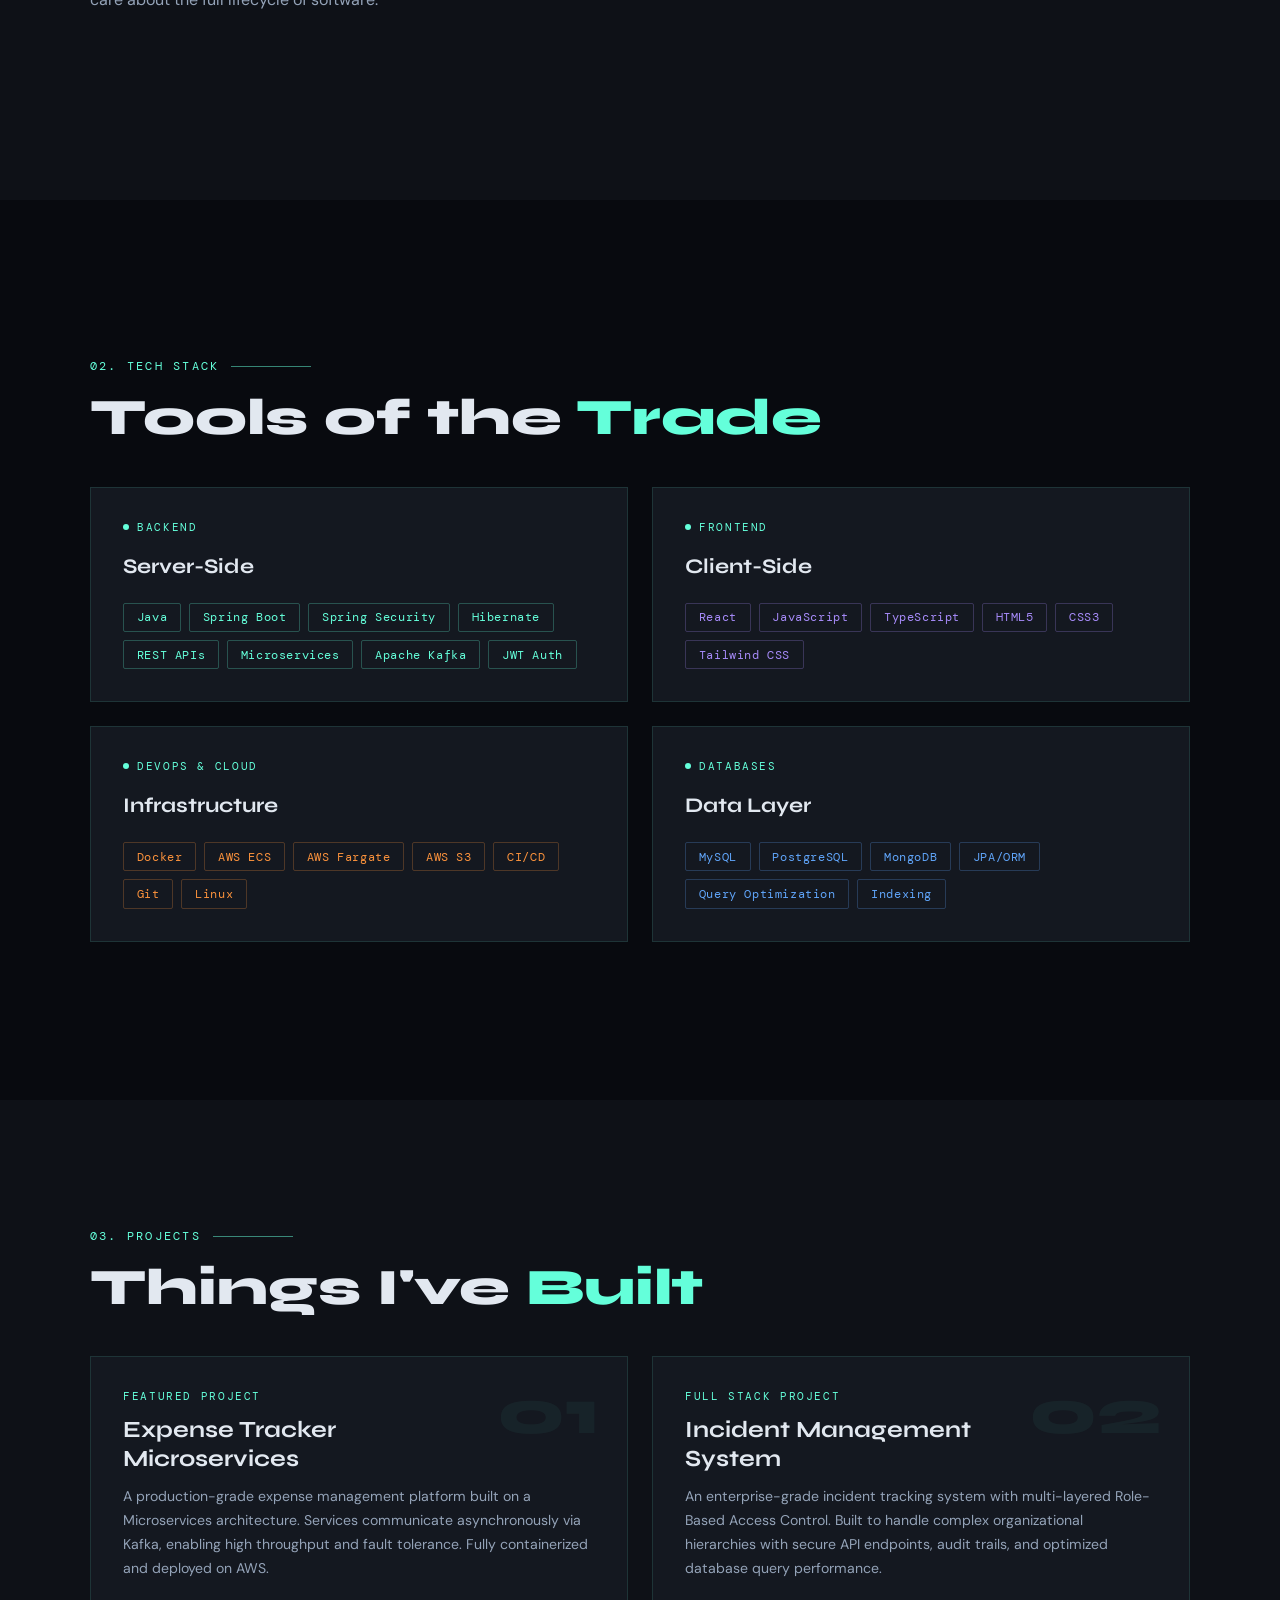
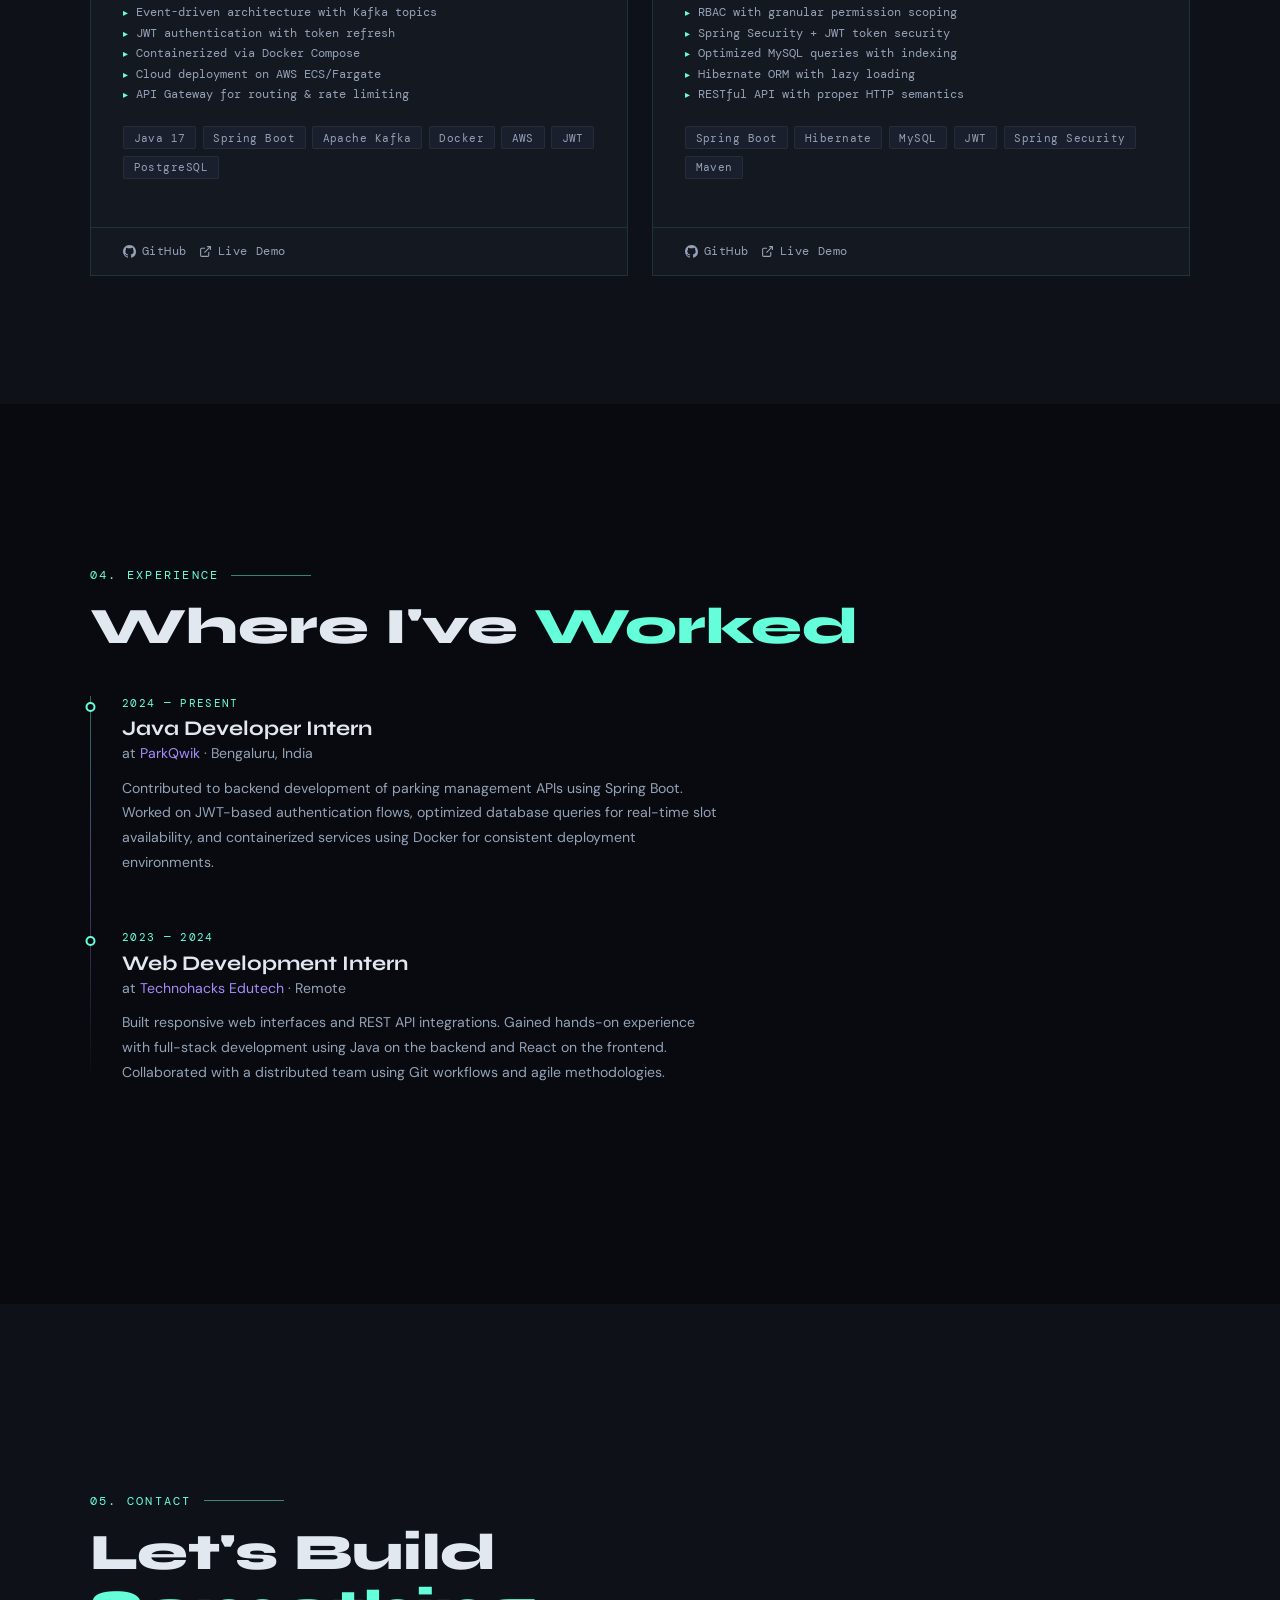
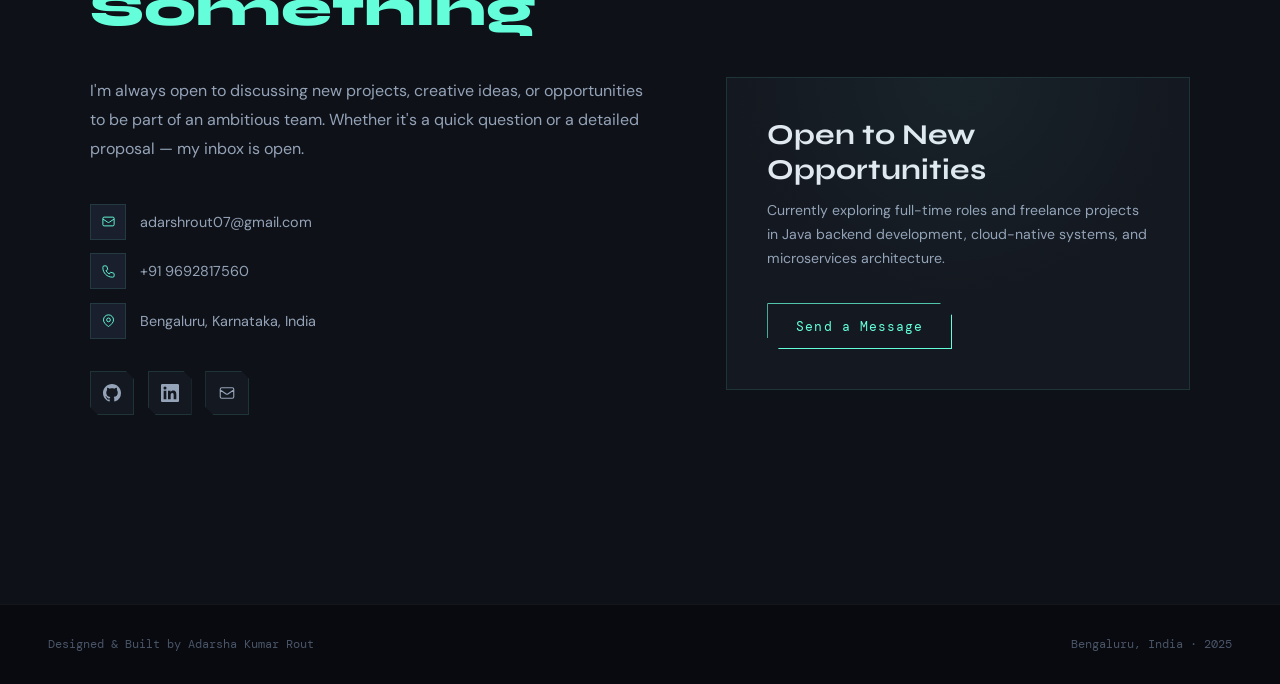
<file: adarsha_kumar_portfolio.html>
<!DOCTYPE html>
<html lang="en">
<head>
<meta charset="UTF-8">
<meta name="viewport" content="width=device-width, initial-scale=1.0">
<title>Adarsha Kumar Rout — Full Stack Java Developer</title>
<link href="https://fonts.googleapis.com/css2?family=Syne:wght@400;500;600;700;800&family=DM+Mono:ital,wght@0,300;0,400;1,300&family=DM+Sans:ital,opsz,wght@0,9..40,300;0,9..40,400;1,9..40,300&display=swap" rel="stylesheet">
<style>
  *, *::before, *::after { box-sizing: border-box; margin: 0; padding: 0; }

  :root {
    --bg: #080a0f;
    --bg2: #0e1117;
    --bg3: #141820;
    --surface: #1a1f2e;
    --surface2: #222840;
    --accent: #64ffda;
    --accent2: #a78bfa;
    --accent3: #fb923c;
    --text: #e2e8f0;
    --text2: #94a3b8;
    --text3: #4a5568;
    --border: rgba(100,255,218,0.12);
    --font-display: 'Syne', sans-serif;
    --font-mono: 'DM Mono', monospace;
    --font-body: 'DM Sans', sans-serif;
  }

  html { scroll-behavior: smooth; font-size: 16px; }

  body {
    background: var(--bg);
    color: var(--text);
    font-family: var(--font-body);
    overflow-x: hidden;
    cursor: none;
  }

  /* Custom Cursor */
  #cursor {
    position: fixed;
    width: 10px; height: 10px;
    background: var(--accent);
    border-radius: 50%;
    pointer-events: none;
    z-index: 9999;
    transform: translate(-50%, -50%);
    transition: width 0.2s, height 0.2s, opacity 0.2s;
    mix-blend-mode: difference;
  }
  #cursor-ring {
    position: fixed;
    width: 36px; height: 36px;
    border: 1.5px solid var(--accent);
    border-radius: 50%;
    pointer-events: none;
    z-index: 9998;
    transform: translate(-50%, -50%);
    transition: all 0.08s linear;
    opacity: 0.5;
  }
  body:has(a:hover) #cursor { width: 16px; height: 16px; }
  body:has(a:hover) #cursor-ring { width: 52px; height: 52px; opacity: 0.8; }

  /* Noise overlay */
  body::before {
    content: '';
    position: fixed;
    inset: 0;
    background-image: url("data:image/svg+xml,%3Csvg xmlns='http://www.w3.org/2000/svg' width='300' height='300'%3E%3Cfilter id='n'%3E%3CfeTurbulence type='fractalNoise' baseFrequency='0.9' numOctaves='4' stitchTiles='stitch'/%3E%3C/filter%3E%3Crect width='300' height='300' filter='url(%23n)' opacity='0.035'/%3E%3C/svg%3E");
    pointer-events: none;
    z-index: 9990;
    opacity: 0.4;
  }

  /* Navbar */
  nav {
    position: fixed;
    top: 0; left: 0; right: 0;
    z-index: 100;
    padding: 1.25rem 3rem;
    display: flex;
    align-items: center;
    justify-content: space-between;
    background: rgba(8,10,15,0.7);
    backdrop-filter: blur(20px);
    border-bottom: 1px solid rgba(100,255,218,0.06);
    transition: all 0.3s;
  }
  .nav-logo {
    font-family: var(--font-display);
    font-weight: 800;
    font-size: 1.1rem;
    color: var(--accent);
    letter-spacing: 0.05em;
    text-decoration: none;
  }
  .nav-links { display: flex; gap: 2.5rem; list-style: none; }
  .nav-links a {
    font-family: var(--font-mono);
    font-size: 0.78rem;
    color: var(--text2);
    text-decoration: none;
    letter-spacing: 0.05em;
    transition: color 0.2s;
    position: relative;
  }
  .nav-links a::before {
    content: attr(data-num);
    color: var(--accent);
    margin-right: 0.4em;
    font-size: 0.7rem;
  }
  .nav-links a:hover { color: var(--accent); }
  .nav-links a.active { color: var(--text); }

  /* Sections */
  section {
    min-height: 100vh;
    padding: 8rem 3rem;
    position: relative;
    display: flex;
    flex-direction: column;
    justify-content: center;
  }

  .container { max-width: 1100px; margin: 0 auto; width: 100%; }

  /* HERO */
  #hero {
    overflow: hidden;
    background: var(--bg);
    min-height: 100vh;
    display: grid;
    align-items: center;
  }
  .hero-grid {
    display: grid;
    grid-template-columns: 1fr 1fr;
    gap: 4rem;
    align-items: center;
    max-width: 1100px;
    margin: 0 auto;
    width: 100%;
  }
  .hero-eyebrow {
    font-family: var(--font-mono);
    font-size: 0.8rem;
    color: var(--accent);
    letter-spacing: 0.2em;
    text-transform: uppercase;
    margin-bottom: 1.25rem;
    display: flex;
    align-items: center;
    gap: 0.75rem;
    opacity: 0;
    animation: fadeUp 0.8s 0.2s forwards;
  }
  .hero-eyebrow::before {
    content: '';
    display: block;
    width: 32px;
    height: 1px;
    background: var(--accent);
  }
  .hero-name {
    font-family: var(--font-display);
    font-size: clamp(2.8rem, 5vw, 5rem);
    font-weight: 800;
    line-height: 1.05;
    color: var(--text);
    margin-bottom: 0.5rem;
    opacity: 0;
    animation: fadeUp 0.8s 0.35s forwards;
  }
  .hero-name span { color: var(--accent); }
  .hero-title {
    font-family: var(--font-display);
    font-size: clamp(1.2rem, 2.5vw, 2rem);
    font-weight: 500;
    color: var(--text2);
    margin-bottom: 1.5rem;
    opacity: 0;
    animation: fadeUp 0.8s 0.5s forwards;
  }
  .hero-tagline {
    font-size: 1rem;
    color: var(--text2);
    line-height: 1.7;
    max-width: 460px;
    margin-bottom: 2.5rem;
    opacity: 0;
    animation: fadeUp 0.8s 0.65s forwards;
  }
  .hero-cta {
    display: flex;
    gap: 1rem;
    opacity: 0;
    animation: fadeUp 0.8s 0.8s forwards;
  }
  .btn-primary {
    font-family: var(--font-mono);
    font-size: 0.82rem;
    padding: 0.85rem 1.75rem;
    background: transparent;
    border: 1.5px solid var(--accent);
    color: var(--accent);
    text-decoration: none;
    letter-spacing: 0.08em;
    cursor: none;
    transition: all 0.3s;
    clip-path: polygon(0 0, calc(100% - 12px) 0, 100% 12px, 100% 100%, 12px 100%, 0 calc(100% - 12px));
  }
  .btn-primary:hover {
    background: rgba(100,255,218,0.08);
    box-shadow: 0 0 28px rgba(100,255,218,0.12);
  }
  .btn-ghost {
    font-family: var(--font-mono);
    font-size: 0.82rem;
    padding: 0.85rem 1.75rem;
    background: transparent;
    border: 1.5px solid var(--border);
    color: var(--text2);
    text-decoration: none;
    letter-spacing: 0.08em;
    cursor: none;
    transition: all 0.3s;
    clip-path: polygon(0 0, calc(100% - 12px) 0, 100% 12px, 100% 100%, 12px 100%, 0 calc(100% - 12px));
  }
  .btn-ghost:hover { border-color: var(--text2); color: var(--text); }

  /* Hero Visual */
  .hero-visual {
    position: relative;
    opacity: 0;
    animation: fadeIn 1.2s 1s forwards;
  }
  .hero-code-block {
    background: var(--bg3);
    border: 1px solid var(--border);
    border-radius: 4px;
    padding: 1.75rem;
    font-family: var(--font-mono);
    font-size: 0.78rem;
    line-height: 1.8;
    color: var(--text2);
    position: relative;
    overflow: hidden;
  }
  .hero-code-block::before {
    content: '';
    position: absolute;
    top: 0; left: 0; right: 0;
    height: 2px;
    background: linear-gradient(90deg, var(--accent), var(--accent2), var(--accent3));
  }
  .code-dots {
    display: flex;
    gap: 6px;
    margin-bottom: 1.25rem;
  }
  .code-dot {
    width: 10px; height: 10px;
    border-radius: 50%;
  }
  .code-dot:nth-child(1) { background: #ff5f57; }
  .code-dot:nth-child(2) { background: #ffbd2e; }
  .code-dot:nth-child(3) { background: #28ca41; }
  .kw { color: var(--accent2); }
  .cl { color: var(--accent); }
  .fn { color: #60a5fa; }
  .cm { color: var(--text3); font-style: italic; }
  .str { color: var(--accent3); }
  .tag { color: #f472b6; }
  .typing-cursor {
    display: inline-block;
    width: 2px;
    height: 1em;
    background: var(--accent);
    animation: blink 1s infinite;
    vertical-align: middle;
  }

  /* Floating elements */
  .float-chip {
    position: absolute;
    background: var(--surface);
    border: 1px solid var(--border);
    border-radius: 100px;
    padding: 0.4rem 0.85rem;
    font-family: var(--font-mono);
    font-size: 0.7rem;
    color: var(--accent);
    white-space: nowrap;
  }
  .float-chip:nth-child(1) {
    top: -16px; right: -8px;
    animation: floatY 3s ease-in-out infinite;
  }
  .float-chip:nth-child(2) {
    bottom: -14px; left: 10px;
    animation: floatY 4s ease-in-out 0.5s infinite;
  }
  .float-chip:nth-child(3) {
    top: 45%; right: -50px;
    animation: floatY 3.5s ease-in-out 1s infinite;
  }

  /* ABOUT */
  #about { background: var(--bg2); }
  .section-eyebrow {
    font-family: var(--font-mono);
    font-size: 0.78rem;
    color: var(--accent);
    letter-spacing: 0.18em;
    text-transform: uppercase;
    display: flex;
    align-items: center;
    gap: 0.75rem;
    margin-bottom: 1rem;
  }
  .section-eyebrow::after {
    content: '';
    flex: 1;
    max-width: 80px;
    height: 1px;
    background: var(--accent);
    opacity: 0.5;
  }
  .section-title {
    font-family: var(--font-display);
    font-size: clamp(2rem, 4vw, 3.5rem);
    font-weight: 800;
    line-height: 1.1;
    color: var(--text);
    margin-bottom: 2.5rem;
  }
  .section-title em {
    font-style: normal;
    color: var(--accent);
  }

  .about-grid {
    display: grid;
    grid-template-columns: 1.3fr 1fr;
    gap: 5rem;
    align-items: start;
  }
  .about-story p {
    font-size: 1rem;
    line-height: 1.85;
    color: var(--text2);
    margin-bottom: 1.25rem;
  }
  .about-story p strong { color: var(--accent); font-weight: 500; }
  .about-stats {
    display: grid;
    grid-template-columns: 1fr 1fr;
    gap: 1px;
    background: var(--border);
    border: 1px solid var(--border);
  }
  .stat-cell {
    background: var(--bg2);
    padding: 1.75rem 1.5rem;
    transition: background 0.3s;
  }
  .stat-cell:hover { background: var(--surface); }
  .stat-num {
    font-family: var(--font-display);
    font-size: 2.5rem;
    font-weight: 800;
    color: var(--accent);
    line-height: 1;
    margin-bottom: 0.35rem;
  }
  .stat-label {
    font-family: var(--font-mono);
    font-size: 0.72rem;
    color: var(--text3);
    letter-spacing: 0.1em;
    text-transform: uppercase;
  }

  /* SKILLS */
  #skills { background: var(--bg); }
  .skills-layout {
    display: grid;
    grid-template-columns: repeat(2, 1fr);
    gap: 1.5rem;
  }
  .skill-category {
    background: var(--bg3);
    border: 1px solid var(--border);
    padding: 2rem;
    position: relative;
    overflow: hidden;
    transition: border-color 0.3s, transform 0.3s;
    cursor: default;
  }
  .skill-category::before {
    content: '';
    position: absolute;
    inset: 0;
    opacity: 0;
    transition: opacity 0.3s;
  }
  .skill-category:nth-child(1)::before { background: radial-gradient(circle at 0% 0%, rgba(100,255,218,0.06) 0%, transparent 60%); }
  .skill-category:nth-child(2)::before { background: radial-gradient(circle at 100% 0%, rgba(167,139,250,0.06) 0%, transparent 60%); }
  .skill-category:nth-child(3)::before { background: radial-gradient(circle at 0% 100%, rgba(251,146,60,0.06) 0%, transparent 60%); }
  .skill-category:nth-child(4)::before { background: radial-gradient(circle at 100% 100%, rgba(96,165,250,0.06) 0%, transparent 60%); }
  .skill-category:hover { border-color: rgba(100,255,218,0.25); transform: translateY(-2px); }
  .skill-category:hover::before { opacity: 1; }
  .skill-category-icon {
    font-family: var(--font-mono);
    font-size: 0.68rem;
    color: var(--accent);
    letter-spacing: 0.15em;
    text-transform: uppercase;
    margin-bottom: 1.25rem;
    display: flex;
    align-items: center;
    gap: 0.5rem;
  }
  .skill-category-icon::before {
    content: '';
    width: 6px; height: 6px;
    border-radius: 50%;
    background: currentColor;
  }
  .skill-category-name {
    font-family: var(--font-display);
    font-size: 1.3rem;
    font-weight: 700;
    color: var(--text);
    margin-bottom: 1.5rem;
  }
  .skill-items { display: flex; flex-wrap: wrap; gap: 0.5rem; }
  .skill-item {
    font-family: var(--font-mono);
    font-size: 0.75rem;
    padding: 0.35rem 0.8rem;
    border: 1px solid;
    letter-spacing: 0.05em;
    transition: all 0.2s;
    border-radius: 2px;
  }
  .skill-item:hover { transform: scale(1.04); }

  .skill-category:nth-child(1) .skill-item { border-color: rgba(100,255,218,0.25); color: var(--accent); }
  .skill-category:nth-child(1) .skill-item:hover { background: rgba(100,255,218,0.08); }
  .skill-category:nth-child(2) .skill-item { border-color: rgba(167,139,250,0.25); color: var(--accent2); }
  .skill-category:nth-child(2) .skill-item:hover { background: rgba(167,139,250,0.08); }
  .skill-category:nth-child(3) .skill-item { border-color: rgba(251,146,60,0.25); color: var(--accent3); }
  .skill-category:nth-child(3) .skill-item:hover { background: rgba(251,146,60,0.08); }
  .skill-category:nth-child(4) .skill-item { border-color: rgba(96,165,250,0.25); color: #60a5fa; }
  .skill-category:nth-child(4) .skill-item:hover { background: rgba(96,165,250,0.08); }

  /* PROJECTS */
  #projects { background: var(--bg2); }
  .projects-grid {
    display: grid;
    grid-template-columns: repeat(2, 1fr);
    gap: 1.5rem;
  }
  .project-card {
    background: var(--bg3);
    border: 1px solid var(--border);
    position: relative;
    overflow: hidden;
    transition: all 0.4s cubic-bezier(0.23,1,0.32,1);
    display: flex;
    flex-direction: column;
  }
  .project-card:hover {
    border-color: rgba(100,255,218,0.3);
    transform: translateY(-4px);
    box-shadow: 0 20px 60px rgba(0,0,0,0.4);
  }
  .project-num {
    position: absolute;
    top: 1.5rem; right: 1.75rem;
    font-family: var(--font-display);
    font-size: 4rem;
    font-weight: 800;
    color: rgba(100,255,218,0.05);
    line-height: 1;
    user-select: none;
    transition: color 0.3s;
  }
  .project-card:hover .project-num { color: rgba(100,255,218,0.09); }
  .project-inner { padding: 2rem 2rem 1.5rem; flex: 1; display: flex; flex-direction: column; }
  .project-type {
    font-family: var(--font-mono);
    font-size: 0.68rem;
    color: var(--accent);
    letter-spacing: 0.15em;
    text-transform: uppercase;
    margin-bottom: 0.75rem;
  }
  .project-name {
    font-family: var(--font-display);
    font-size: 1.45rem;
    font-weight: 700;
    color: var(--text);
    margin-bottom: 0.75rem;
    line-height: 1.25;
  }
  .project-desc {
    font-size: 0.88rem;
    color: var(--text2);
    line-height: 1.7;
    margin-bottom: 1.5rem;
    flex: 1;
  }
  .project-features {
    list-style: none;
    margin-bottom: 1.5rem;
    display: flex;
    flex-direction: column;
    gap: 0.35rem;
  }
  .project-features li {
    font-family: var(--font-mono);
    font-size: 0.72rem;
    color: var(--text2);
    display: flex;
    align-items: center;
    gap: 0.5rem;
  }
  .project-features li::before {
    content: '▸';
    color: var(--accent);
    font-size: 0.65rem;
  }
  .project-tech-stack {
    display: flex;
    flex-wrap: wrap;
    gap: 0.4rem;
    margin-bottom: 1.5rem;
  }
  .tech-tag {
    font-family: var(--font-mono);
    font-size: 0.68rem;
    padding: 0.22rem 0.6rem;
    background: var(--surface);
    color: var(--text2);
    border: 1px solid rgba(255,255,255,0.06);
    border-radius: 2px;
    letter-spacing: 0.04em;
  }
  .project-footer {
    border-top: 1px solid var(--border);
    padding: 1rem 2rem;
    display: flex;
    gap: 0.75rem;
  }
  .project-link {
    font-family: var(--font-mono);
    font-size: 0.72rem;
    color: var(--text2);
    text-decoration: none;
    display: flex;
    align-items: center;
    gap: 0.35rem;
    transition: color 0.2s;
    letter-spacing: 0.05em;
  }
  .project-link:hover { color: var(--accent); }
  .project-link svg { width: 13px; height: 13px; }

  /* EXPERIENCE */
  #experience { background: var(--bg); }
  .timeline { position: relative; padding-left: 2rem; }
  .timeline::before {
    content: '';
    position: absolute;
    left: 0; top: 0; bottom: 0;
    width: 1px;
    background: linear-gradient(to bottom, var(--accent), var(--accent2), transparent);
    opacity: 0.4;
  }
  .timeline-item {
    position: relative;
    margin-bottom: 3.5rem;
    opacity: 0;
    transform: translateX(-20px);
    transition: all 0.6s cubic-bezier(0.23,1,0.32,1);
  }
  .timeline-item.visible { opacity: 1; transform: translateX(0); }
  .timeline-item::before {
    content: '';
    position: absolute;
    left: -2rem;
    top: 6px;
    width: 10px; height: 10px;
    border-radius: 50%;
    background: var(--bg);
    border: 2px solid var(--accent);
    transform: translateX(-4.5px);
    transition: background 0.3s;
  }
  .timeline-item:hover::before { background: var(--accent); }
  .timeline-period {
    font-family: var(--font-mono);
    font-size: 0.7rem;
    color: var(--accent);
    letter-spacing: 0.12em;
    text-transform: uppercase;
    margin-bottom: 0.4rem;
  }
  .timeline-role {
    font-family: var(--font-display);
    font-size: 1.3rem;
    font-weight: 700;
    color: var(--text);
    margin-bottom: 0.2rem;
  }
  .timeline-company {
    font-size: 0.88rem;
    color: var(--text2);
    margin-bottom: 0.85rem;
  }
  .timeline-company span { color: var(--accent2); }
  .timeline-desc {
    font-size: 0.88rem;
    color: var(--text2);
    line-height: 1.75;
    max-width: 600px;
  }

  /* CONTACT */
  #contact { background: var(--bg2); }
  .contact-layout {
    display: grid;
    grid-template-columns: 1.2fr 1fr;
    gap: 5rem;
    align-items: start;
  }
  .contact-intro {
    font-size: 1rem;
    color: var(--text2);
    line-height: 1.8;
    margin-bottom: 2.5rem;
  }
  .contact-details {
    display: flex;
    flex-direction: column;
    gap: 0.85rem;
  }
  .contact-item {
    display: flex;
    align-items: center;
    gap: 0.85rem;
    font-size: 0.9rem;
    color: var(--text2);
    text-decoration: none;
    transition: color 0.2s;
  }
  .contact-item:hover { color: var(--accent); }
  .contact-item-icon {
    width: 36px; height: 36px;
    background: var(--surface);
    border: 1px solid var(--border);
    display: flex;
    align-items: center;
    justify-content: center;
    flex-shrink: 0;
  }
  .contact-item-icon svg { width: 15px; height: 15px; color: var(--accent); }

  .social-links {
    display: flex;
    gap: 0.85rem;
    margin-top: 2rem;
  }
  .social-link {
    width: 44px; height: 44px;
    background: var(--bg3);
    border: 1px solid var(--border);
    display: flex;
    align-items: center;
    justify-content: center;
    color: var(--text2);
    text-decoration: none;
    transition: all 0.3s;
    clip-path: polygon(0 0, calc(100% - 8px) 0, 100% 8px, 100% 100%, 8px 100%, 0 calc(100% - 8px));
  }
  .social-link:hover {
    border-color: var(--accent);
    color: var(--accent);
    background: rgba(100,255,218,0.06);
  }
  .social-link svg { width: 18px; height: 18px; }

  .contact-cta-box {
    background: var(--bg3);
    border: 1px solid var(--border);
    padding: 2.5rem;
    position: relative;
    overflow: hidden;
  }
  .contact-cta-box::before {
    content: '';
    position: absolute;
    inset: 0;
    background: radial-gradient(circle at 50% 0%, rgba(100,255,218,0.05) 0%, transparent 60%);
  }
  .cta-headline {
    font-family: var(--font-display);
    font-size: 1.8rem;
    font-weight: 700;
    color: var(--text);
    margin-bottom: 0.75rem;
    line-height: 1.2;
  }
  .cta-sub {
    font-size: 0.88rem;
    color: var(--text2);
    line-height: 1.7;
    margin-bottom: 2rem;
  }

  /* Footer */
  footer {
    padding: 2rem 3rem;
    border-top: 1px solid rgba(255,255,255,0.05);
    display: flex;
    justify-content: space-between;
    align-items: center;
    font-family: var(--font-mono);
    font-size: 0.72rem;
    color: var(--text3);
  }

  /* Reveal animations */
  .reveal {
    opacity: 0;
    transform: translateY(28px);
    transition: opacity 0.7s cubic-bezier(0.23,1,0.32,1), transform 0.7s cubic-bezier(0.23,1,0.32,1);
  }
  .reveal.visible { opacity: 1; transform: translateY(0); }
  .reveal-delay-1 { transition-delay: 0.1s; }
  .reveal-delay-2 { transition-delay: 0.2s; }
  .reveal-delay-3 { transition-delay: 0.3s; }
  .reveal-delay-4 { transition-delay: 0.4s; }

  /* Keyframes */
  @keyframes fadeUp {
    from { opacity: 0; transform: translateY(20px); }
    to { opacity: 1; transform: translateY(0); }
  }
  @keyframes fadeIn {
    from { opacity: 0; }
    to { opacity: 1; }
  }
  @keyframes floatY {
    0%, 100% { transform: translateY(0); }
    50% { transform: translateY(-8px); }
  }
  @keyframes blink {
    0%, 100% { opacity: 1; }
    50% { opacity: 0; }
  }
  @keyframes spin {
    from { transform: rotate(0deg); }
    to { transform: rotate(360deg); }
  }
  @keyframes gradient-shift {
    0%, 100% { background-position: 0% 50%; }
    50% { background-position: 100% 50%; }
  }

  /* Loading Screen */
  #loading {
    position: fixed;
    inset: 0;
    background: var(--bg);
    z-index: 9999;
    display: flex;
    flex-direction: column;
    align-items: center;
    justify-content: center;
    transition: opacity 0.6s, visibility 0.6s;
  }
  #loading.hidden { opacity: 0; visibility: hidden; }
  .loading-text {
    font-family: var(--font-mono);
    font-size: 0.78rem;
    color: var(--accent);
    letter-spacing: 0.2em;
    margin-bottom: 1.5rem;
    text-transform: uppercase;
  }
  .loading-bar {
    width: 200px;
    height: 1px;
    background: var(--surface);
    overflow: hidden;
  }
  .loading-fill {
    height: 100%;
    background: var(--accent);
    animation: fill 1.5s ease-out forwards;
  }
  @keyframes fill {
    from { width: 0; }
    to { width: 100%; }
  }

  /* Glowing grid bg */
  .grid-bg {
    position: absolute;
    inset: 0;
    background-image:
      linear-gradient(rgba(100,255,218,0.02) 1px, transparent 1px),
      linear-gradient(90deg, rgba(100,255,218,0.02) 1px, transparent 1px);
    background-size: 64px 64px;
    pointer-events: none;
  }

  /* Tilt effect */
  .tilt {
    transform-style: preserve-3d;
    transition: transform 0.1s;
  }

  @media (max-width: 768px) {
    nav { padding: 1rem 1.5rem; }
    .nav-links { display: none; }
    section { padding: 6rem 1.5rem; }
    .hero-grid { grid-template-columns: 1fr; }
    .hero-visual { display: none; }
    .about-grid { grid-template-columns: 1fr; gap: 2.5rem; }
    .skills-layout { grid-template-columns: 1fr; }
    .projects-grid { grid-template-columns: 1fr; }
    .contact-layout { grid-template-columns: 1fr; gap: 2.5rem; }
  }
</style>
</head>
<body>

<!-- Loading Screen -->
<div id="loading">
  <div class="loading-text">Initializing portfolio_v1.0</div>
  <div class="loading-bar"><div class="loading-fill"></div></div>
</div>

<!-- Custom Cursor -->
<div id="cursor"></div>
<div id="cursor-ring"></div>

<!-- Navbar -->
<nav id="navbar">
  <a href="#hero" class="nav-logo">AKR_</a>
  <ul class="nav-links">
    <li><a href="#about" data-num="01.">About</a></li>
    <li><a href="#skills" data-num="02.">Skills</a></li>
    <li><a href="#projects" data-num="03.">Projects</a></li>
    <li><a href="#experience" data-num="04.">Experience</a></li>
    <li><a href="#contact" data-num="05.">Contact</a></li>
  </ul>
</nav>

<!-- HERO -->
<section id="hero">
  <div class="grid-bg"></div>
  <div class="hero-grid container">
    <div>
      <div class="hero-eyebrow">Hello, World</div>
      <h1 class="hero-name">Adarsha<br><span>Kumar</span> Rout</h1>
      <div class="hero-title">Full Stack Java Developer</div>
      <p class="hero-tagline">Building scalable backend systems & modern web experiences. Specializing in distributed architectures that handle millions of events.</p>
      <div class="hero-cta">
        <a href="#projects" class="btn-primary">View Projects</a>
        <a href="#contact" class="btn-ghost">Get In Touch</a>
      </div>
    </div>
    <div class="hero-visual">
      <div class="float-chip">☕ Java 17</div>
      <div class="float-chip">🐋 Docker-Ready</div>
      <div class="float-chip">⚡ Kafka</div>
      <div class="hero-code-block">
        <div class="code-dots">
          <div class="code-dot"></div><div class="code-dot"></div><div class="code-dot"></div>
        </div>
        <div>
          <span class="tag">@SpringBootApplication</span><br>
          <span class="kw">public class</span> <span class="cl">PortfolioApp</span> {<br><br>
          &nbsp;&nbsp;<span class="cm">// Microservices Architect</span><br>
          &nbsp;&nbsp;<span class="tag">@KafkaListener</span><br>
          &nbsp;&nbsp;<span class="kw">void</span> <span class="fn">handleEvent</span>(<span class="cl">Event</span> e) {<br>
          &nbsp;&nbsp;&nbsp;&nbsp;<span class="cm">// process asynchronously</span><br>
          &nbsp;&nbsp;&nbsp;&nbsp;kafkaTemplate.<span class="fn">send</span>(<span class="str">"orders"</span>, e);<br>
          &nbsp;&nbsp;}<br><br>
          &nbsp;&nbsp;<span class="tag">@GetMapping</span>(<span class="str">"/health"</span>)<br>
          &nbsp;&nbsp;<span class="cl">Status</span> <span class="fn">check</span>() {<br>
          &nbsp;&nbsp;&nbsp;&nbsp;<span class="kw">return</span> Status.<span class="cl">UP</span>; <span class="typing-cursor"></span><br>
          &nbsp;&nbsp;}<br>
          }
        </div>
      </div>
    </div>
  </div>
</section>

<!-- ABOUT -->
<section id="about">
  <div class="container">
    <div class="section-eyebrow reveal">01. About Me</div>
    <h2 class="section-title reveal reveal-delay-1">The Story<br>Behind the <em>Code</em></h2>
    <div class="about-grid">
      <div class="about-story">
        <p class="reveal reveal-delay-2">I'm a Full Stack Java Developer based in <strong>Bengaluru, India</strong> — a city that never stops building. My journey into software began with curiosity about how large-scale systems handle millions of transactions without breaking a sweat.</p>
        <p class="reveal reveal-delay-3">At my core, I'm a <strong>backend engineer</strong> who thinks in distributed systems. I architect solutions using <strong>Java & Spring Boot</strong> with Microservices patterns, using <strong>Apache Kafka</strong> for async event-driven communication that keeps services decoupled and resilient.</p>
        <p class="reveal reveal-delay-4">I'm deeply passionate about <strong>System Design and DSA</strong> — understanding the "why" behind architectural decisions, not just implementing them. From containerizing apps with <strong>Docker</strong> to deploying them on <strong>AWS ECS/Fargate</strong>, I care about the full lifecycle of software.</p>
      </div>
      <div class="about-stats reveal reveal-delay-2">
        <div class="stat-cell"><div class="stat-num">2+</div><div class="stat-label">Years Experience</div></div>
        <div class="stat-cell"><div class="stat-num">5+</div><div class="stat-label">Projects Shipped</div></div>
        <div class="stat-cell"><div class="stat-num">10+</div><div class="stat-label">Technologies</div></div>
        <div class="stat-cell"><div class="stat-num">∞</div><div class="stat-label">Coffee Consumed</div></div>
      </div>
    </div>
  </div>
</section>

<!-- SKILLS -->
<section id="skills">
  <div class="container">
    <div class="section-eyebrow reveal">02. Tech Stack</div>
    <h2 class="section-title reveal reveal-delay-1">Tools of the <em>Trade</em></h2>
    <div class="skills-layout">
      <div class="skill-category reveal reveal-delay-1">
        <div class="skill-category-icon">Backend</div>
        <div class="skill-category-name">Server-Side</div>
        <div class="skill-items">
          <span class="skill-item">Java</span>
          <span class="skill-item">Spring Boot</span>
          <span class="skill-item">Spring Security</span>
          <span class="skill-item">Hibernate</span>
          <span class="skill-item">REST APIs</span>
          <span class="skill-item">Microservices</span>
          <span class="skill-item">Apache Kafka</span>
          <span class="skill-item">JWT Auth</span>
        </div>
      </div>
      <div class="skill-category reveal reveal-delay-2">
        <div class="skill-category-icon">Frontend</div>
        <div class="skill-category-name">Client-Side</div>
        <div class="skill-items">
          <span class="skill-item">React</span>
          <span class="skill-item">JavaScript</span>
          <span class="skill-item">TypeScript</span>
          <span class="skill-item">HTML5</span>
          <span class="skill-item">CSS3</span>
          <span class="skill-item">Tailwind CSS</span>
        </div>
      </div>
      <div class="skill-category reveal reveal-delay-3">
        <div class="skill-category-icon">DevOps & Cloud</div>
        <div class="skill-category-name">Infrastructure</div>
        <div class="skill-items">
          <span class="skill-item">Docker</span>
          <span class="skill-item">AWS ECS</span>
          <span class="skill-item">AWS Fargate</span>
          <span class="skill-item">AWS S3</span>
          <span class="skill-item">CI/CD</span>
          <span class="skill-item">Git</span>
          <span class="skill-item">Linux</span>
        </div>
      </div>
      <div class="skill-category reveal reveal-delay-4">
        <div class="skill-category-icon">Databases</div>
        <div class="skill-category-name">Data Layer</div>
        <div class="skill-items">
          <span class="skill-item">MySQL</span>
          <span class="skill-item">PostgreSQL</span>
          <span class="skill-item">MongoDB</span>
          <span class="skill-item">JPA/ORM</span>
          <span class="skill-item">Query Optimization</span>
          <span class="skill-item">Indexing</span>
        </div>
      </div>
    </div>
  </div>
</section>

<!-- PROJECTS -->
<section id="projects">
  <div class="container">
    <div class="section-eyebrow reveal">03. Projects</div>
    <h2 class="section-title reveal reveal-delay-1">Things I've <em>Built</em></h2>
    <div class="projects-grid">

      <!-- Project 1 -->
      <div class="project-card tilt reveal reveal-delay-1">
        <div class="project-num">01</div>
        <div class="project-inner">
          <div class="project-type">Featured Project</div>
          <div class="project-name">Expense Tracker<br>Microservices</div>
          <p class="project-desc">A production-grade expense management platform built on a Microservices architecture. Services communicate asynchronously via Kafka, enabling high throughput and fault tolerance. Fully containerized and deployed on AWS.</p>
          <ul class="project-features">
            <li>Event-driven architecture with Kafka topics</li>
            <li>JWT authentication with token refresh</li>
            <li>Containerized via Docker Compose</li>
            <li>Cloud deployment on AWS ECS/Fargate</li>
            <li>API Gateway for routing & rate limiting</li>
          </ul>
          <div class="project-tech-stack">
            <span class="tech-tag">Java 17</span>
            <span class="tech-tag">Spring Boot</span>
            <span class="tech-tag">Apache Kafka</span>
            <span class="tech-tag">Docker</span>
            <span class="tech-tag">AWS</span>
            <span class="tech-tag">JWT</span>
            <span class="tech-tag">PostgreSQL</span>
          </div>
        </div>
        <div class="project-footer">
          <a href="#" class="project-link">
            <svg viewBox="0 0 24 24" fill="currentColor"><path d="M12 0C5.37 0 0 5.37 0 12c0 5.31 3.435 9.795 8.205 11.385.6.105.825-.255.825-.57 0-.285-.015-1.23-.015-2.235-3.015.555-3.795-.735-4.035-1.41-.135-.345-.72-1.41-1.23-1.695-.42-.225-1.02-.78-.015-.795.945-.015 1.62.87 1.845 1.23 1.08 1.815 2.805 1.305 3.495.99.105-.78.42-1.305.765-1.605-2.67-.3-5.46-1.335-5.46-5.925 0-1.305.465-2.385 1.23-3.225-.12-.3-.54-1.53.12-3.18 0 0 1.005-.315 3.3 1.23.96-.27 1.98-.405 3-.405s2.04.135 3 .405c2.295-1.56 3.3-1.23 3.3-1.23.66 1.65.24 2.88.12 3.18.765.84 1.23 1.905 1.23 3.225 0 4.605-2.805 5.625-5.475 5.925.435.375.81 1.095.81 2.22 0 1.605-.015 2.895-.015 3.3 0 .315.225.69.825.57A12.02 12.02 0 0024 12c0-6.63-5.37-12-12-12z"/></svg>
            GitHub
          </a>
          <a href="#" class="project-link">
            <svg viewBox="0 0 24 24" fill="none" stroke="currentColor" stroke-width="2"><path d="M18 13v6a2 2 0 01-2 2H5a2 2 0 01-2-2V8a2 2 0 012-2h6"/><polyline points="15 3 21 3 21 9"/><line x1="10" y1="14" x2="21" y2="3"/></svg>
            Live Demo
          </a>
        </div>
      </div>

      <!-- Project 2 -->
      <div class="project-card tilt reveal reveal-delay-2">
        <div class="project-num">02</div>
        <div class="project-inner">
          <div class="project-type">Full Stack Project</div>
          <div class="project-name">Incident Management<br>System</div>
          <p class="project-desc">An enterprise-grade incident tracking system with multi-layered Role-Based Access Control. Built to handle complex organizational hierarchies with secure API endpoints, audit trails, and optimized database query performance.</p>
          <ul class="project-features">
            <li>RBAC with granular permission scoping</li>
            <li>Spring Security + JWT token security</li>
            <li>Optimized MySQL queries with indexing</li>
            <li>Hibernate ORM with lazy loading</li>
            <li>RESTful API with proper HTTP semantics</li>
          </ul>
          <div class="project-tech-stack">
            <span class="tech-tag">Spring Boot</span>
            <span class="tech-tag">Hibernate</span>
            <span class="tech-tag">MySQL</span>
            <span class="tech-tag">JWT</span>
            <span class="tech-tag">Spring Security</span>
            <span class="tech-tag">Maven</span>
          </div>
        </div>
        <div class="project-footer">
          <a href="#" class="project-link">
            <svg viewBox="0 0 24 24" fill="currentColor"><path d="M12 0C5.37 0 0 5.37 0 12c0 5.31 3.435 9.795 8.205 11.385.6.105.825-.255.825-.57 0-.285-.015-1.23-.015-2.235-3.015.555-3.795-.735-4.035-1.41-.135-.345-.72-1.41-1.23-1.695-.42-.225-1.02-.78-.015-.795.945-.015 1.62.87 1.845 1.23 1.08 1.815 2.805 1.305 3.495.99.105-.78.42-1.305.765-1.605-2.67-.3-5.46-1.335-5.46-5.925 0-1.305.465-2.385 1.23-3.225-.12-.3-.54-1.53.12-3.18 0 0 1.005-.315 3.3 1.23.96-.27 1.98-.405 3-.405s2.04.135 3 .405c2.295-1.56 3.3-1.23 3.3-1.23.66 1.65.24 2.88.12 3.18.765.84 1.23 1.905 1.23 3.225 0 4.605-2.805 5.625-5.475 5.925.435.375.81 1.095.81 2.22 0 1.605-.015 2.895-.015 3.3 0 .315.225.69.825.57A12.02 12.02 0 0024 12c0-6.63-5.37-12-12-12z"/></svg>
            GitHub
          </a>
          <a href="#" class="project-link">
            <svg viewBox="0 0 24 24" fill="none" stroke="currentColor" stroke-width="2"><path d="M18 13v6a2 2 0 01-2 2H5a2 2 0 01-2-2V8a2 2 0 012-2h6"/><polyline points="15 3 21 3 21 9"/><line x1="10" y1="14" x2="21" y2="3"/></svg>
            Live Demo
          </a>
        </div>
      </div>

    </div>
  </div>
</section>

<!-- EXPERIENCE -->
<section id="experience">
  <div class="container">
    <div class="section-eyebrow reveal">04. Experience</div>
    <h2 class="section-title reveal reveal-delay-1">Where I've <em>Worked</em></h2>
    <div style="max-width:680px">
      <div class="timeline">
        <div class="timeline-item">
          <div class="timeline-period">2024 — Present</div>
          <div class="timeline-role">Java Developer Intern</div>
          <div class="timeline-company">at <span>ParkQwik</span> · Bengaluru, India</div>
          <div class="timeline-desc">Contributed to backend development of parking management APIs using Spring Boot. Worked on JWT-based authentication flows, optimized database queries for real-time slot availability, and containerized services using Docker for consistent deployment environments.</div>
        </div>
        <div class="timeline-item">
          <div class="timeline-period">2023 — 2024</div>
          <div class="timeline-role">Web Development Intern</div>
          <div class="timeline-company">at <span>Technohacks Edutech</span> · Remote</div>
          <div class="timeline-desc">Built responsive web interfaces and REST API integrations. Gained hands-on experience with full-stack development using Java on the backend and React on the frontend. Collaborated with a distributed team using Git workflows and agile methodologies.</div>
        </div>
      </div>
    </div>
  </div>
</section>

<!-- CONTACT -->
<section id="contact">
  <div class="container">
    <div class="section-eyebrow reveal">05. Contact</div>
    <h2 class="section-title reveal reveal-delay-1">Let's Build<br><em>Something</em></h2>
    <div class="contact-layout">
      <div>
        <p class="contact-intro reveal reveal-delay-2">I'm always open to discussing new projects, creative ideas, or opportunities to be part of an ambitious team. Whether it's a quick question or a detailed proposal — my inbox is open.</p>
        <div class="contact-details reveal reveal-delay-3">
          <a href="mailto:adarshrout07@gmail.com" class="contact-item">
            <div class="contact-item-icon">
              <svg viewBox="0 0 24 24" fill="none" stroke="currentColor" stroke-width="1.5"><path d="M3 8l7.89 5.26a2 2 0 002.22 0L21 8M5 19h14a2 2 0 002-2V7a2 2 0 00-2-2H5a2 2 0 00-2 2v10a2 2 0 002 2z"/></svg>
            </div>
            adarshrout07@gmail.com
          </a>
          <a href="tel:9692817560" class="contact-item">
            <div class="contact-item-icon">
              <svg viewBox="0 0 24 24" fill="none" stroke="currentColor" stroke-width="1.5"><path d="M3 5a2 2 0 012-2h3.28a1 1 0 01.948.684l1.498 4.493a1 1 0 01-.502 1.21l-2.257 1.13a11.042 11.042 0 005.516 5.516l1.13-2.257a1 1 0 011.21-.502l4.493 1.498a1 1 0 01.684.949V19a2 2 0 01-2 2h-1C9.716 21 3 14.284 3 6V5z"/></svg>
            </div>
            +91 9692817560
          </a>
          <div class="contact-item">
            <div class="contact-item-icon">
              <svg viewBox="0 0 24 24" fill="none" stroke="currentColor" stroke-width="1.5"><path d="M17.657 16.657L13.414 20.9a1.998 1.998 0 01-2.827 0l-4.244-4.243a8 8 0 1111.314 0z"/><path d="M15 11a3 3 0 11-6 0 3 3 0 016 0z"/></svg>
            </div>
            Bengaluru, Karnataka, India
          </div>
        </div>
        <div class="social-links reveal reveal-delay-4">
          <a href="https://github.com/adarshkumarrout" class="social-link" title="GitHub">
            <svg viewBox="0 0 24 24" fill="currentColor"><path d="M12 0C5.37 0 0 5.37 0 12c0 5.31 3.435 9.795 8.205 11.385.6.105.825-.255.825-.57 0-.285-.015-1.23-.015-2.235-3.015.555-3.795-.735-4.035-1.41-.135-.345-.72-1.41-1.23-1.695-.42-.225-1.02-.78-.015-.795.945-.015 1.62.87 1.845 1.23 1.08 1.815 2.805 1.305 3.495.99.105-.78.42-1.305.765-1.605-2.67-.3-5.46-1.335-5.46-5.925 0-1.305.465-2.385 1.23-3.225-.12-.3-.54-1.53.12-3.18 0 0 1.005-.315 3.3 1.23.96-.27 1.98-.405 3-.405s2.04.135 3 .405c2.295-1.56 3.3-1.23 3.3-1.23.66 1.65.24 2.88.12 3.18.765.84 1.23 1.905 1.23 3.225 0 4.605-2.805 5.625-5.475 5.925.435.375.81 1.095.81 2.22 0 1.605-.015 2.895-.015 3.3 0 .315.225.69.825.57A12.02 12.02 0 0024 12c0-6.63-5.37-12-12-12z"/></svg>
          </a>
          <a href="https://www.linkedin.com/in/adarsharout/" class="social-link" title="LinkedIn">
            <svg viewBox="0 0 24 24" fill="currentColor"><path d="M20.447 20.452h-3.554v-5.569c0-1.328-.027-3.037-1.852-3.037-1.853 0-2.136 1.445-2.136 2.939v5.667H9.351V9h3.414v1.561h.046c.477-.9 1.637-1.85 3.37-1.85 3.601 0 4.267 2.37 4.267 5.455v6.286zM5.337 7.433a2.062 2.062 0 01-2.063-2.065 2.064 2.064 0 112.063 2.065zm1.782 13.019H3.555V9h3.564v11.452zM22.225 0H1.771C.792 0 0 .774 0 1.729v20.542C0 23.227.792 24 1.771 24h20.451C23.2 24 24 23.227 24 22.271V1.729C24 .774 23.2 0 22.222 0h.003z"/></svg>
          </a>
          <a href="mailto:adarshrout07@gmail.com" class="social-link" title="Email">
            <svg viewBox="0 0 24 24" fill="none" stroke="currentColor" stroke-width="1.5"><path d="M3 8l7.89 5.26a2 2 0 002.22 0L21 8M5 19h14a2 2 0 002-2V7a2 2 0 00-2-2H5a2 2 0 00-2 2v10a2 2 0 002 2z"/></svg>
          </a>
        </div>
      </div>
      <div class="contact-cta-box reveal reveal-delay-2">
        <div class="cta-headline">Open to New Opportunities</div>
        <p class="cta-sub">Currently exploring full-time roles and freelance projects in Java backend development, cloud-native systems, and microservices architecture.</p>
        <a href="mailto:adarshrout07@gmail.com" class="btn-primary" style="display:inline-block">Send a Message</a>
      </div>
    </div>
  </div>
</section>

<footer>
  <span>Designed & Built by Adarsha Kumar Rout</span>
  <span>Bengaluru, India · 2025</span>
</footer>

<script>
  // Loading screen
  setTimeout(() => {
    document.getElementById('loading').classList.add('hidden');
  }, 1600);

  // Custom cursor
  const cursor = document.getElementById('cursor');
  const ring = document.getElementById('cursor-ring');
  let mx = 0, my = 0, rx = 0, ry = 0;

  document.addEventListener('mousemove', e => {
    mx = e.clientX; my = e.clientY;
    cursor.style.left = mx + 'px';
    cursor.style.top = my + 'px';
  });

  function animRing() {
    rx += (mx - rx) * 0.12;
    ry += (my - ry) * 0.12;
    ring.style.left = rx + 'px';
    ring.style.top = ry + 'px';
    requestAnimationFrame(animRing);
  }
  animRing();

  // Scroll reveal
  const reveals = document.querySelectorAll('.reveal');
  const timelines = document.querySelectorAll('.timeline-item');

  const io = new IntersectionObserver((entries) => {
    entries.forEach(e => {
      if (e.isIntersecting) {
        e.target.classList.add('visible');
      }
    });
  }, { threshold: 0.12 });

  reveals.forEach(el => io.observe(el));
  timelines.forEach(el => io.observe(el));

  // Active nav link on scroll
  const sections = document.querySelectorAll('section[id]');
  const navLinks = document.querySelectorAll('.nav-links a');

  window.addEventListener('scroll', () => {
    let current = '';
    sections.forEach(s => {
      if (window.scrollY >= s.offsetTop - 200) current = s.id;
    });
    navLinks.forEach(a => {
      a.classList.toggle('active', a.getAttribute('href') === '#' + current);
    });
  });

  // 3D Tilt on project cards
  document.querySelectorAll('.tilt').forEach(card => {
    card.addEventListener('mousemove', e => {
      const r = card.getBoundingClientRect();
      const x = (e.clientX - r.left) / r.width - 0.5;
      const y = (e.clientY - r.top) / r.height - 0.5;
      card.style.transform = `perspective(800px) rotateY(${x * 6}deg) rotateX(${-y * 4}deg) translateY(-4px)`;
    });
    card.addEventListener('mouseleave', () => {
      card.style.transform = '';
    });
  });
</script>
</body>
</html>
</file>
<file: styles.css>
/* ================================================================
   ADARSHA KUMAR ROUT ~ PORTFOLIO
   Reference: abiemaxey.com
   - Centered pill navbar (icy white)
   - Light theme: warm cream
   - Dark theme: deep blue gradient
   ================================================================ */

/* ── Google Font fallback for SVG ── */
@import url('https://fonts.googleapis.com/css2?family=Playfair+Display:ital,wght@0,900;1,900&display=swap');

:root {
  /* Light theme */
  --bg:          #F5F0E8;
  --bg-alt:      #EDE6D8;
  --bg-card:     #FAF7F2;
  --ink:         #1C1917;
  --ink-soft:    #57534E;
  --ink-muted:   #9C8F82;
  --border:      #E2D9CC;
  --coral:       #E05C3A;
  --coral-lt:    #F07B5E;
  --coral-bg:    #FDF0EB;
  --gold:        #C4973A;
  --gold-bg:     #FDF6E8;
  /* Nav */
  --nav-bg:      rgba(248,246,242,0.97);
  --nav-border:  rgba(226,217,204,0.8);
  --nav-shadow:  0 2px 20px rgba(0,0,0,0.06);
  /* Contact dark strip */
  --contact-bg:  #1C1917;
  --footer-bg:   #141210;
  /* Fonts */
  --f-display:   'Playfair Display', Georgia, serif;
  --f-body:      'DM Sans', system-ui, sans-serif;
  --f-mono:      'JetBrains Mono', monospace;
  --r:           12px;
  --max:         1240px;
  --nav-h:       80px;
}

/* ── DARK THEME ── */
[data-theme="dark"] {
  --bg:          #0E0E11;
  --bg-alt:      #121217;
  --bg-card:     #17171D;
  --ink:         #E8E4F0;
  --ink-soft:    #9CA3C8;
  --ink-muted:   #5A6490;
  --border:      #252530;
  --coral:       #FF7055;
  --coral-lt:    #FF9070;
  --coral-bg:    rgba(255,112,85,0.1);
  --gold:        #E8B84B;
  --gold-bg:     rgba(232,184,75,0.1);
  --nav-bg:      rgba(14,14,17,0.96);
  --nav-border:  rgba(37,37,48,0.9);
  --nav-shadow:  0 2px 24px rgba(0,0,0,0.5);
  --contact-bg:  #09090B;
  --footer-bg:   #060608;
}

/* ── Background gradient for dark mode ── */
[data-theme="dark"] body {
  background: linear-gradient(135deg, #0E0E11 0%, #111116 30%, #0F0F14 60%, #0C0C10 100%);
  background-attachment: fixed;
}
[data-theme="dark"] body::before {
  content: '';
  position: fixed; inset: 0; z-index: -1;
  background:
    radial-gradient(ellipse 80% 60% at 20% 10%, rgba(80,80,120,0.08) 0%, transparent 60%),
    radial-gradient(ellipse 60% 50% at 80% 80%, rgba(60,60,100,0.06) 0%, transparent 60%),
    radial-gradient(ellipse 40% 40% at 50% 50%, rgba(40,40,80,0.04) 0%, transparent 70%);
  pointer-events: none;
}

/* ══════════════════════════════════════════
   RESET & BASE
══════════════════════════════════════════ */
*, *::before, *::after { box-sizing: border-box; margin: 0; padding: 0; }
html { scroll-behavior: smooth; font-size: 16px; }
body {
  background: var(--bg);
  color: var(--ink);
  font-family: var(--f-body);
  line-height: 1.65;
  overflow-x: hidden;
  transition: background 0.4s, color 0.3s;
}
a { text-decoration: none; color: inherit; }
ul { list-style: none; }
::-webkit-scrollbar { width: 5px; }
::-webkit-scrollbar-track { background: var(--bg-alt); }
::-webkit-scrollbar-thumb { background: var(--coral); border-radius: 3px; }

/* ══════════════════════════════════════════
   NAVBAR — centered pill, icy white
══════════════════════════════════════════ */
.nav {
  position: fixed; top: 0; left: 0; right: 0;
  z-index: 200;
  height: var(--nav-h);
  display: flex; align-items: center; justify-content: center;
  padding: 12px 24px;
  pointer-events: none;
}

/* The centered pill */
.nav-pill {
  pointer-events: all;
  display: flex; align-items: center;
  gap: 0;
  background: var(--nav-bg);
  border: 1px solid var(--nav-border);
  border-radius: 100px;
  padding: 8px 10px 8px 14px;
  box-shadow: var(--nav-shadow);
  backdrop-filter: blur(18px);
  -webkit-backdrop-filter: blur(18px);
  max-width: 900px; width: 100%;
  transition: background 0.4s, border-color 0.3s, box-shadow 0.3s;
}
.nav.scrolled .nav-pill {
  box-shadow: 0 4px 32px rgba(0,0,0,0.1);
}

/* Logo in pill */
.nav-logo { display: flex; align-items: center; flex-shrink: 0; margin-right: 16px; }
.nav-logo-img {
  height: 34px; width: auto;
  transition: transform 0.2s, filter 0.3s;
}
.nav-logo:hover .nav-logo-img { transform: scale(1.1); }

/* Divider after logo */
.nav-logo::after {
  content: '';
  display: block; width: 1px; height: 20px;
  background: var(--border); margin-left: 16px;
}

/* Nav links */
.nav-links {
  display: flex; align-items: center; gap: 2px;
  flex: 1; justify-content: center;
}
.nav-link {
  font-family: var(--f-body);
  font-size: 0.78rem; font-weight: 500;
  letter-spacing: 0.06em;
  color: var(--ink-soft);
  padding: 7px 14px; border-radius: 100px;
  transition: color 0.2s, background 0.2s;
  white-space: nowrap;
  display: flex; align-items: baseline; gap: 5px;
}
.nav-link:hover, .nav-link.active { color: var(--ink); background: var(--bg-alt); }

/* Numbered counts */
.nav-num {
  font-family: var(--f-mono);
  font-size: 0.6rem;
  color: var(--coral);
  opacity: 0.75;
  letter-spacing: 0;
  line-height: 1;
  flex-shrink: 0;
}
.nav-link--cta .nav-num { color: inherit; opacity: 0.85; }
.nav-link--cta {
  background: var(--ink); color: var(--bg) !important;
  margin-left: 4px;
}
.nav-link--cta:hover { background: var(--coral); color: #fff !important; }

/* Theme toggle button */
.theme-btn {
  display: flex; align-items: center; justify-content: center;
  width: 36px; height: 36px; border-radius: 50%;
  background: var(--bg-alt); border: 1px solid var(--border);
  cursor: pointer; color: var(--ink-soft); flex-shrink: 0;
  transition: background 0.2s, color 0.2s, border-color 0.2s, transform 0.2s;
  margin-left: 8px;
}
.theme-btn:hover { background: var(--coral-bg); color: var(--coral); transform: rotate(20deg); }

/* Toggle icon visibility */
.icon-sun { display: none; }
.icon-moon { display: block; }
[data-theme="dark"] .icon-sun { display: block; }
[data-theme="dark"] .icon-moon { display: none; }

/* Hamburger */
.nav-hamburger {
  display: none; flex-direction: column; gap: 5px;
  background: none; border: none; cursor: pointer; padding: 6px;
  margin-left: 8px; flex-shrink: 0;
}
.nav-hamburger span {
  display: block; width: 20px; height: 2px;
  background: var(--ink); border-radius: 2px; transition: all 0.3s;
}

/* Mobile dropdown */
.nav-mobile {
  display: none; flex-direction: column;
  position: fixed; top: var(--nav-h); left: 16px; right: 16px;
  background: var(--nav-bg);
  border: 1px solid var(--border);
  border-radius: 20px;
  padding: 16px 20px;
  gap: 4px; z-index: 199;
  backdrop-filter: blur(18px);
  box-shadow: 0 8px 40px rgba(0,0,0,0.12);
}
.nav-mobile.open { display: flex; }
.nav-mobile a {
  font-size: 0.88rem; letter-spacing: 0.06em; font-weight: 500;
  color: var(--ink-soft); padding: 10px 14px; border-radius: 10px;
  transition: background 0.2s, color 0.2s;
  display: flex; align-items: baseline; gap: 8px;
}
.nav-mobile a:hover { background: var(--bg-alt); color: var(--ink); }
.nav-mobile .nav-num { font-family: var(--f-mono); font-size: 0.62rem; color: var(--coral); opacity: 0.7; }

/* ══════════════════════════════════════════
   HERO
══════════════════════════════════════════ */
.hero {
  padding-top: var(--nav-h);
  min-height: 100vh;
  display: flex; flex-direction: column;
  overflow: hidden;
}

.hero-inner {
  flex: 1;
  max-width: var(--max); margin: 0 auto;
  width: 100%; padding: 60px 40px 40px;
  display: grid;
  grid-template-columns: 1fr auto;
  gap: 32px; align-items: center;
  position: relative;
}

/* LEFT */
.hero-badge {
  display: inline-flex; align-items: center; gap: 6px;
  background: var(--coral-bg);
  border: 1px solid rgba(224,92,58,0.25);
  color: var(--coral); border-radius: 100px;
  font-family: var(--f-mono); font-size: 0.72rem;
  letter-spacing: 0.08em; padding: 6px 14px;
  margin-bottom: 24px;
}
.hero-badge-icon { font-size: 0.9rem; }

.hero-heading {
  font-family: var(--f-display);
  font-size: clamp(2.2rem, 4vw, 3.8rem);
  font-weight: 900; line-height: 1.05;
  letter-spacing: -0.03em;
  color: var(--ink); margin-bottom: 22px;
}
.hero-heading em {
  font-style: italic; color: var(--coral);
  font-weight: 700;
}

.hero-sub {
  font-size: 1rem; color: var(--ink-soft);
  line-height: 1.75; margin-bottom: 36px; max-width: 420px;
}

.hero-actions { display: flex; gap: 14px; flex-wrap: wrap; }

.btn-primary {
  display: inline-flex; align-items: center; gap: 8px;
  background: var(--ink); color: var(--bg);
  padding: 13px 26px; border-radius: 100px;
  font-size: 0.82rem; font-weight: 700;
  letter-spacing: 0.08em;
  box-shadow: 0 4px 16px rgba(0,0,0,0.18);
  transition: background 0.2s, transform 0.2s, box-shadow 0.2s;
}
.btn-primary:hover { background: var(--coral); transform: translateY(-2px); box-shadow: 0 8px 28px rgba(224,92,58,0.3); }

.btn-secondary {
  display: inline-flex; align-items: center; gap: 8px;
  border: 1.5px solid var(--border);
  color: var(--ink-soft); padding: 13px 24px;
  border-radius: 100px; font-size: 0.82rem;
  font-weight: 500; letter-spacing: 0.06em;
  transition: border-color 0.2s, color 0.2s, transform 0.2s;
}
.btn-secondary:hover { border-color: var(--coral); color: var(--coral); transform: translateY(-2px); }

/* CENTER — Terminal */
.hero-center { display: flex; align-items: center; justify-content: center; background: none; }

.hero-circle-wrap {
  position: relative;
  width: 440px; height: 460px;
  display: flex; align-items: center; justify-content: center;
  background: none;
}

.hero-circle {
  width: 320px; height: 400px; border-radius: 0;
  overflow: visible; position: relative; z-index: 2;
  background: none !important;
  border: none;
  box-shadow: none;
  animation: floatHero 5s ease-in-out infinite;
}

.profile-photo {
  width: 100%;
  height: 100%;
  object-fit: contain;
  object-position: center top;
  display: block;
  background: none;
  mix-blend-mode: multiply;
}

/* Remove old circle/photo styles */
.hero-circle      { display: none; }
.profile-photo    { display: none; }
.circle-logo-wrap { display: none; }

/* ── HERO TERMINAL ── */
.hero-terminal-wrap {
  position: relative;
  width: 440px; height: 460px;
  display: flex; align-items: center; justify-content: center;
}

.hero-terminal {
  width: 400px;
  background: #0D1117;
  border: 1px solid rgba(255,255,255,0.1);
  border-radius: 12px;
  padding: 18px 20px 20px;
  box-shadow:
    0 0 0 1px rgba(255,255,255,0.05),
    0 24px 80px rgba(0,0,0,0.5),
    0 0 40px rgba(224,92,58,0.06);
  position: relative; z-index: 3;
  animation: floatHero 6s ease-in-out infinite;
}

.ht-lines {
  font-size: 0.7rem !important;
  line-height: 1.75 !important;
  max-height: 340px;
  overflow: hidden;
  white-space: pre;
}

.ht-cursor {
  animation: blink 1s step-end infinite;
  color: var(--coral);
}

@keyframes blink { 0%,100%{opacity:1} 50%{opacity:0} }

/* Responsive */
@media (max-width: 900px) {
  .hero-terminal-wrap { width: 340px; height: 380px; }
  .hero-terminal { width: 310px; }
  .ht-lines { font-size: 0.62rem !important; }
}
@media (max-width: 600px) {
  .hero-terminal-wrap { width: 280px; height: 320px; }
  .hero-terminal { width: 260px; }
}

[data-theme="dark"] .profile-photo {
  mix-blend-mode: lighten;
}

/* ── Code blocks ── */
.code-block {
  position: absolute; z-index: 10;
  background: #1A1714;
  border-radius: 10px; padding: 10px 13px;
  border: 1px solid #2C2824;
  box-shadow: 0 10px 36px rgba(0,0,0,0.3);
  font-family: var(--f-mono); font-size: 0.68rem;
  line-height: 1.6;
}
.code-block--top    { top: 10px; right: -10px; animation: floatA 4s ease-in-out infinite; }
.code-block--bottom { bottom: 20px; left: -20px; animation: floatA 4s ease-in-out infinite 2s; }
.code-block--right  { top: 45%; right: -30px; transform: translateY(-50%); animation: floatB 4s ease-in-out infinite 1s; }

@keyframes floatA { 0%,100%{transform:translateY(0)} 50%{transform:translateY(-9px)} }
@keyframes floatB { 0%,100%{transform:translateY(-50%)} 50%{transform:translateY(calc(-50% - 9px))} }

.cb-dots { display:flex; gap:5px; margin-bottom:8px; }
.cb-dot { width:9px; height:9px; border-radius:50%; }
.cb-dot.r { background:#FF5F57; } .cb-dot.y { background:#FEBC2E; } .cb-dot.g { background:#28C840; }
.cb-pre { color:#DDD5C9; white-space:pre; }
.kw  { color:#C084FC; } .cls { color:#FCD34D; } .prop{ color:#94A3B8; }
.var { color:#7DD3FC; } .str { color:#4ADE80; } .bool{ color:#FB923C; }
.cm  { color:#6B7280; font-style:italic; }
.cursor { color:var(--coral); animation:blink 1s step-end infinite; }
@keyframes blink { 0%,100%{opacity:1} 50%{opacity:0} }

/* ── BUILDING RIGHT NOW — fixed bottom-right corner ── */
.building-now {
  position: fixed;
  right: 28px;
  bottom: 32px;
  z-index: 190;
  width: 220px;
  border-radius: 0;
  overflow: visible;
  background: none;
  border: none;
  box-shadow: none;
  backdrop-filter: none;
  -webkit-backdrop-filter: none;
  transition: opacity 0.3s;
}

.building-now::before { display: none; }
.building-now::after  { display: none; }

.building-now > * { position: relative; z-index: 2; }

.bn-inner { padding: 0; }

.bn-label {
  font-family: var(--f-mono); font-size: 0.62rem;
  color: var(--ink-muted); letter-spacing: 0.1em;
  text-align: right; margin-bottom: 16px;
}

.bn-item {
  display: flex; align-items: center;
  justify-content: space-between; gap: 10px;
  padding: 10px 0;
  border-bottom: 1px solid var(--border);
}
.bn-item:last-of-type { border-bottom: none; }

.bn-item-text {
  display: flex; flex-direction: column; gap: 2px; text-align: right;
}
.bn-title {
  font-size: 0.85rem; font-weight: 600;
  color: var(--ink); line-height: 1.3;
}
.bn-sub {
  font-family: var(--f-mono); font-size: 0.6rem;
  color: var(--ink-muted); letter-spacing: 0.06em;
}
.bn-dot {
  width: 8px; height: 8px; border-radius: 50%;
  background: var(--border); flex-shrink: 0;
}
.bn-dot.active {
  background: #22C55E;
  box-shadow: 0 0 6px rgba(34,197,94,0.55);
}
.bn-socials {
  display: flex; gap: 8px; justify-content: flex-end; margin-top: 14px;
}
.bn-social {
  display: flex; align-items: center; justify-content: center;
  width: 30px; height: 30px; border-radius: 50%;
  border: 1px solid var(--border); color: var(--ink-soft);
  transition: border-color 0.2s, color 0.2s;
}
.bn-social:hover { border-color: var(--coral); color: var(--coral); }

/* TICKER */
.hero-ticker {
  border-top: 1px solid var(--border); border-bottom: 1px solid var(--border);
  background: var(--bg-alt); overflow:hidden; padding:13px 0; white-space:nowrap;
  margin-top: 20px;
  transition: background 0.4s;
}
.ticker-track {
  display:inline-flex; gap:0;
  animation:ticker 36s linear infinite;
  font-family:var(--f-mono); font-size:0.76rem;
  color:var(--ink-soft); letter-spacing:0.04em;
}
.t-sep { color:var(--coral); margin:0 18px; }
@keyframes ticker { 0%{transform:translateX(0)} 100%{transform:translateX(-50%)} }

/* ══════════════════════════════════════════
   SECTION BASE
══════════════════════════════════════════ */
.section { padding: 100px 0; transition: background 0.4s; }
.section-inner { max-width: var(--max); margin: 0 auto; padding: 0 40px; }
.section-label {
  font-family: var(--f-mono); font-size: 0.74rem;
  color: var(--coral); letter-spacing: 0.1em;
  text-transform: uppercase; margin-bottom: 16px;
}
.sec-num { opacity: 0.65; }
.section-heading {
  font-family: var(--f-display);
  font-size: clamp(2rem, 3.5vw, 3rem);
  font-weight: 900; line-height: 1.1;
  letter-spacing: -0.03em; color: var(--ink);
  margin-bottom: 52px;
  transition: color 0.3s;
}
.section-heading em { font-style: italic; color: var(--coral); }

/* ══════════════════════════════════════════
   ABOUT
══════════════════════════════════════════ */
.about { background: var(--bg-alt); }
.about-grid { display:grid; grid-template-columns:1fr 1fr; gap:56px; align-items:start; }
.about-text { color:var(--ink-soft); font-size:1rem; margin-bottom:18px; line-height:1.78; transition:color 0.3s; }
.about-stats { display:flex; gap:28px; margin-top:36px; flex-wrap:wrap; }
.stat { display:flex; flex-direction:column; gap:3px; }
.stat-n { font-family:var(--f-display); font-size:2.2rem; font-weight:900; color:var(--ink); line-height:1; }
.sp { font-size:1.3rem; color:var(--coral); }
.stat-l { font-family:var(--f-mono); font-size:0.72rem; color:var(--ink-muted); letter-spacing:0.04em; }

.about-card {
  background:var(--bg-card); border:1.5px solid var(--border);
  border-radius:var(--r); padding:24px; margin-bottom:18px;
  transition: background 0.4s, border-color 0.3s;
}
.card-label { font-family:var(--f-mono); font-size:0.68rem; color:var(--coral); text-transform:uppercase; letter-spacing:0.08em; margin-bottom:16px; }
.role-list { display:flex; flex-direction:column; }
.role-item { display:flex; align-items:center; gap:10px; font-size:0.88rem; color:var(--ink-soft); padding:7px 0; border-bottom:1px solid var(--border); }
.role-item:last-child { border-bottom:none; }
.rdot { width:7px; height:7px; background:var(--coral); border-radius:50%; flex-shrink:0; }
.edu-item { margin-bottom:12px; }
.edu-item:last-child { margin-bottom:0; }
.edu-deg { display:block; font-weight:500; font-size:0.88rem; color:var(--ink); }
.edu-sch { display:block; font-size:0.8rem; color:var(--ink-soft); margin-top:2px; }
.edu-yr { font-family:var(--f-mono); font-size:0.68rem; color:var(--coral); margin-top:4px; display:inline-block; }
.edu-div { height:1px; background:var(--border); margin:12px 0; }

/* ══════════════════════════════════════════
   SKILLS
══════════════════════════════════════════ */
.skills-grid { display:grid; grid-template-columns:repeat(3,1fr); gap:20px; margin-bottom:52px; }
.skill-cat {
  background:var(--bg-alt); border:1.5px solid var(--border);
  border-radius:var(--r); padding:20px;
  transition: background 0.4s, border-color 0.2s;
}
.skill-cat:hover { border-color:rgba(224,92,58,0.4); }
.scat-title { font-family:var(--f-mono); font-size:0.68rem; letter-spacing:0.08em; text-transform:uppercase; color:var(--coral); margin-bottom:12px; }
.stags { display:flex; flex-wrap:wrap; gap:7px; }
.stag {
  background:var(--bg-card); border:1.5px solid var(--border);
  color:var(--ink-soft); padding:4px 11px; border-radius:100px;
  font-size:0.78rem; transition:all 0.2s;
}
.stag:hover { border-color:var(--coral); color:var(--coral); }
.stag--p { background:var(--coral-bg); border-color:rgba(224,92,58,0.3); color:var(--coral); }
.stag--g { background:var(--gold-bg); border-color:rgba(196,151,58,0.35); color:var(--gold); }
.stag--sm { font-size:0.7rem; padding:3px 9px; }

.bars { max-width:600px; }
.bar-row { margin-bottom:22px; opacity:0; transform:translateX(-20px); transition:opacity 0.6s,transform 0.6s; }
.bar-row.in-view { opacity:1; transform:none; }
.bar-hd { display:flex; justify-content:space-between; align-items:center; margin-bottom:7px; }
.bar-lb { font-size:0.86rem; color:var(--ink); font-weight:500; }
.bar-pc { font-family:var(--f-mono); font-size:0.74rem; color:var(--coral); }
.bar-track { height:5px; background:var(--border); border-radius:3px; overflow:hidden; }
.bar-fill { height:100%; background:linear-gradient(90deg,var(--coral),var(--coral-lt)); border-radius:3px; width:0%; transition:width 1.3s cubic-bezier(0.4,0,0.2,1); }

/* ══════════════════════════════════════════
   EXPERIENCE
══════════════════════════════════════════ */
.exp-sec { background: var(--bg-alt); }
.timeline { position:relative; padding-left:36px; }
.timeline::before { content:''; position:absolute; left:8px; top:8px; bottom:0; width:2px; background:var(--border); }
.tl-item { position:relative; margin-bottom:36px; opacity:0; transform:translateY(18px); transition:opacity 0.6s,transform 0.6s; }
.tl-item.in-view { opacity:1; transform:none; }
.tl-dot { position:absolute; left:-30px; top:8px; width:14px; height:14px; background:var(--coral); border-radius:50%; border:3px solid var(--bg-alt); box-shadow:0 0 0 2px var(--coral); }
.tl-card { background:var(--bg-card); border:1.5px solid var(--border); border-radius:var(--r); padding:26px 30px; transition:background 0.4s,border-color 0.3s; }
.tl-hd { display:flex; justify-content:space-between; align-items:flex-start; gap:14px; margin-bottom:18px; }
.tl-role { font-family:var(--f-display); font-size:1.3rem; font-weight:700; color:var(--ink); margin-bottom:4px; }
.tl-co { font-family:var(--f-mono); font-size:0.76rem; color:var(--coral); letter-spacing:0.04em; }
.tl-date { font-family:var(--f-mono); font-size:0.7rem; color:var(--ink-soft); white-space:nowrap; padding:4px 12px; border-radius:100px; border:1px solid var(--border); }
.tl-bullets { margin-bottom:14px; }
.tl-bullets li { font-size:0.9rem; color:var(--ink-soft); padding:5px 0 5px 18px; position:relative; border-bottom:1px solid var(--border); line-height:1.62; }
.tl-bullets li:last-child { border-bottom:none; }
.tl-bullets li::before { content:'~'; position:absolute; left:0; color:var(--coral); font-family:var(--f-mono); }
.tl-tags { display:flex; flex-wrap:wrap; gap:7px; }

/* ══════════════════════════════════════════
   PROJECTS
══════════════════════════════════════════ */
.proj-grid { display:grid; grid-template-columns:1fr 1fr; gap:22px; }
.proj-card {
  background:var(--bg-alt); border:1.5px solid var(--border);
  border-radius:var(--r); padding:26px;
  opacity:0; transform:translateY(22px);
  transition:opacity 0.6s,transform 0.6s,border-color 0.2s,box-shadow 0.2s,background 0.4s;
}
.proj-card.in-view { opacity:1; transform:none; }
.proj-card:hover { border-color:var(--coral); transform:translateY(-5px); box-shadow:0 14px 44px rgba(224,92,58,0.1); }
.proj-card--feat { grid-column:1/-1; background:var(--coral-bg); border-color:rgba(224,92,58,0.25); }
.proj-hd { display:flex; justify-content:space-between; align-items:center; margin-bottom:14px; }
.proj-badge { font-family:var(--f-mono); font-size:0.66rem; text-transform:uppercase; letter-spacing:0.08em; background:var(--coral); color:#fff; padding:3px 10px; border-radius:100px; }
.proj-badge--sec { background:var(--ink); }
.proj-gh { display:flex; align-items:center; gap:5px; color:var(--ink-soft); font-size:0.78rem; font-family:var(--f-mono); transition:color 0.2s; }
.proj-gh:hover { color:var(--coral); }
.proj-title { font-family:var(--f-display); font-size:1.25rem; font-weight:700; color:var(--ink); margin-bottom:10px; line-height:1.3; }
.proj-desc { font-size:0.9rem; color:var(--ink-soft); line-height:1.7; margin-bottom:18px; }
.proj-hi { display:grid; grid-template-columns:1fr 1fr; gap:9px; margin-bottom:18px; }
.hi { display:flex; align-items:flex-start; gap:7px; font-size:0.8rem; color:var(--ink-soft); line-height:1.5; }
.proj-tech { display:flex; flex-wrap:wrap; gap:6px; }
.tech { background:var(--bg-card); border:1.5px solid var(--border); color:var(--ink-soft); padding:3px 9px; border-radius:6px; font-family:var(--f-mono); font-size:0.68rem; transition:border-color 0.2s,color 0.2s; }
.tech:hover { border-color:var(--coral); color:var(--coral); }

/* ══════════════════════════════════════════
   CONTACT
══════════════════════════════════════════ */
.contact-sec { background:var(--contact-bg); transition:background 0.4s; }
.contact-sec .section-label { color:var(--coral-lt); }
.contact-wrap { text-align:center; padding:20px 0 40px; }
.contact-h { font-family:var(--f-display); font-size:clamp(3rem,8vw,7rem); font-weight:900; line-height:1; letter-spacing:-0.04em; color:#F5F0E8; margin-bottom:26px; }
.contact-link { transition:color 0.2s; }
.contact-link:hover { color:var(--coral); }
.contact-sub { font-family:var(--f-display); font-style:italic; font-size:1.05rem; color:rgba(245,240,232,0.5); max-width:560px; margin:0 auto 40px; line-height:1.75; }
.contact-details { display:flex; flex-wrap:wrap; gap:12px; justify-content:center; }
.cd { display:flex; align-items:center; gap:8px; color:rgba(245,240,232,0.6); font-size:0.86rem; padding:10px 18px; border-radius:100px; border:1px solid rgba(245,240,232,0.13); transition:color 0.2s,border-color 0.2s; }
.cd:hover { color:var(--coral-lt); border-color:var(--coral); }

/* ══════════════════════════════════════════
   FOOTER
══════════════════════════════════════════ */
.footer { background:var(--footer-bg); border-top:1px solid rgba(255,255,255,0.05); padding:24px 0; transition:background 0.4s; }
.footer-inner { max-width:var(--max); margin:0 auto; padding:0 40px; display:flex; align-items:center; gap:18px; flex-wrap:wrap; }
.footer-logo { height:28px; width:auto; filter:invert(1) sepia(0.2); opacity:0.4; }
.footer-copy { font-size:0.78rem; color:rgba(245,240,232,0.35); margin-left:auto; }
.footer-links { display:flex; gap:18px; }
.footer-links a { font-size:0.78rem; color:rgba(245,240,232,0.38); transition:color 0.2s; }
.footer-links a:hover { color:var(--coral-lt); }

/* ══════════════════════════════════════════
   REVEAL ANIMATION
══════════════════════════════════════════ */
.reveal { opacity:0; transform:translateY(22px); transition:opacity 0.7s cubic-bezier(.4,0,.2,1),transform 0.7s cubic-bezier(.4,0,.2,1); }
.reveal.in-view { opacity:1; transform:none; }

/* ══════════════════════════════════════════
   RESPONSIVE
══════════════════════════════════════════ */
@media (max-width: 1080px) {
  .hero-inner { grid-template-columns: 1fr auto; }
  .building-now { right: 16px; bottom: 32px; width: 190px; }
}

@media (max-width: 900px) {
  .nav-links { display: none; }
  .nav-hamburger { display: flex; }
  .nav-pill { max-width: 100%; border-radius: 100px; padding: 8px 10px 8px 14px; }

  .building-now { right: 14px; bottom: 20px; width: 185px; padding: 13px 15px; }

  .hero-inner { grid-template-columns: 1fr; text-align: center; padding: 48px 24px 32px; }
  .hero-center { justify-content: center; }
  .hero-circle-wrap { width: 300px; height: 360px; }
  .hero-circle { width: 260px; height: 260px; }
  .hero-sub { margin: 0 auto 36px; }
  .hero-actions { justify-content: center; }
  .code-block--top { right: -5px; }
  .code-block--bottom { left: -5px; }
  .code-block--right { display: none; }

  .about-grid { grid-template-columns: 1fr; gap: 36px; }
  .skills-grid { grid-template-columns: 1fr 1fr; }
  .proj-grid { grid-template-columns: 1fr; }
  .proj-card--feat { grid-column: auto; }
  .proj-hi { grid-template-columns: 1fr; }

  .tl-hd { flex-direction: column; gap: 8px; }
  .tl-card { padding: 18px; }
}

@media (max-width: 600px) {
  .section { padding: 70px 0; }
  .section-inner { padding: 0 20px; }
  .skills-grid { grid-template-columns: 1fr; }
  .hero-circle { width: 220px; height: 250px; }
  .code-block { font-size: 0.62rem; padding: 8px 10px; }
  .about-stats { gap: 16px; }
  .footer-inner { flex-direction: column; text-align: center; }
  .footer-copy { margin-left: 0; }
  .building-now { display: none; }
}
</file>
